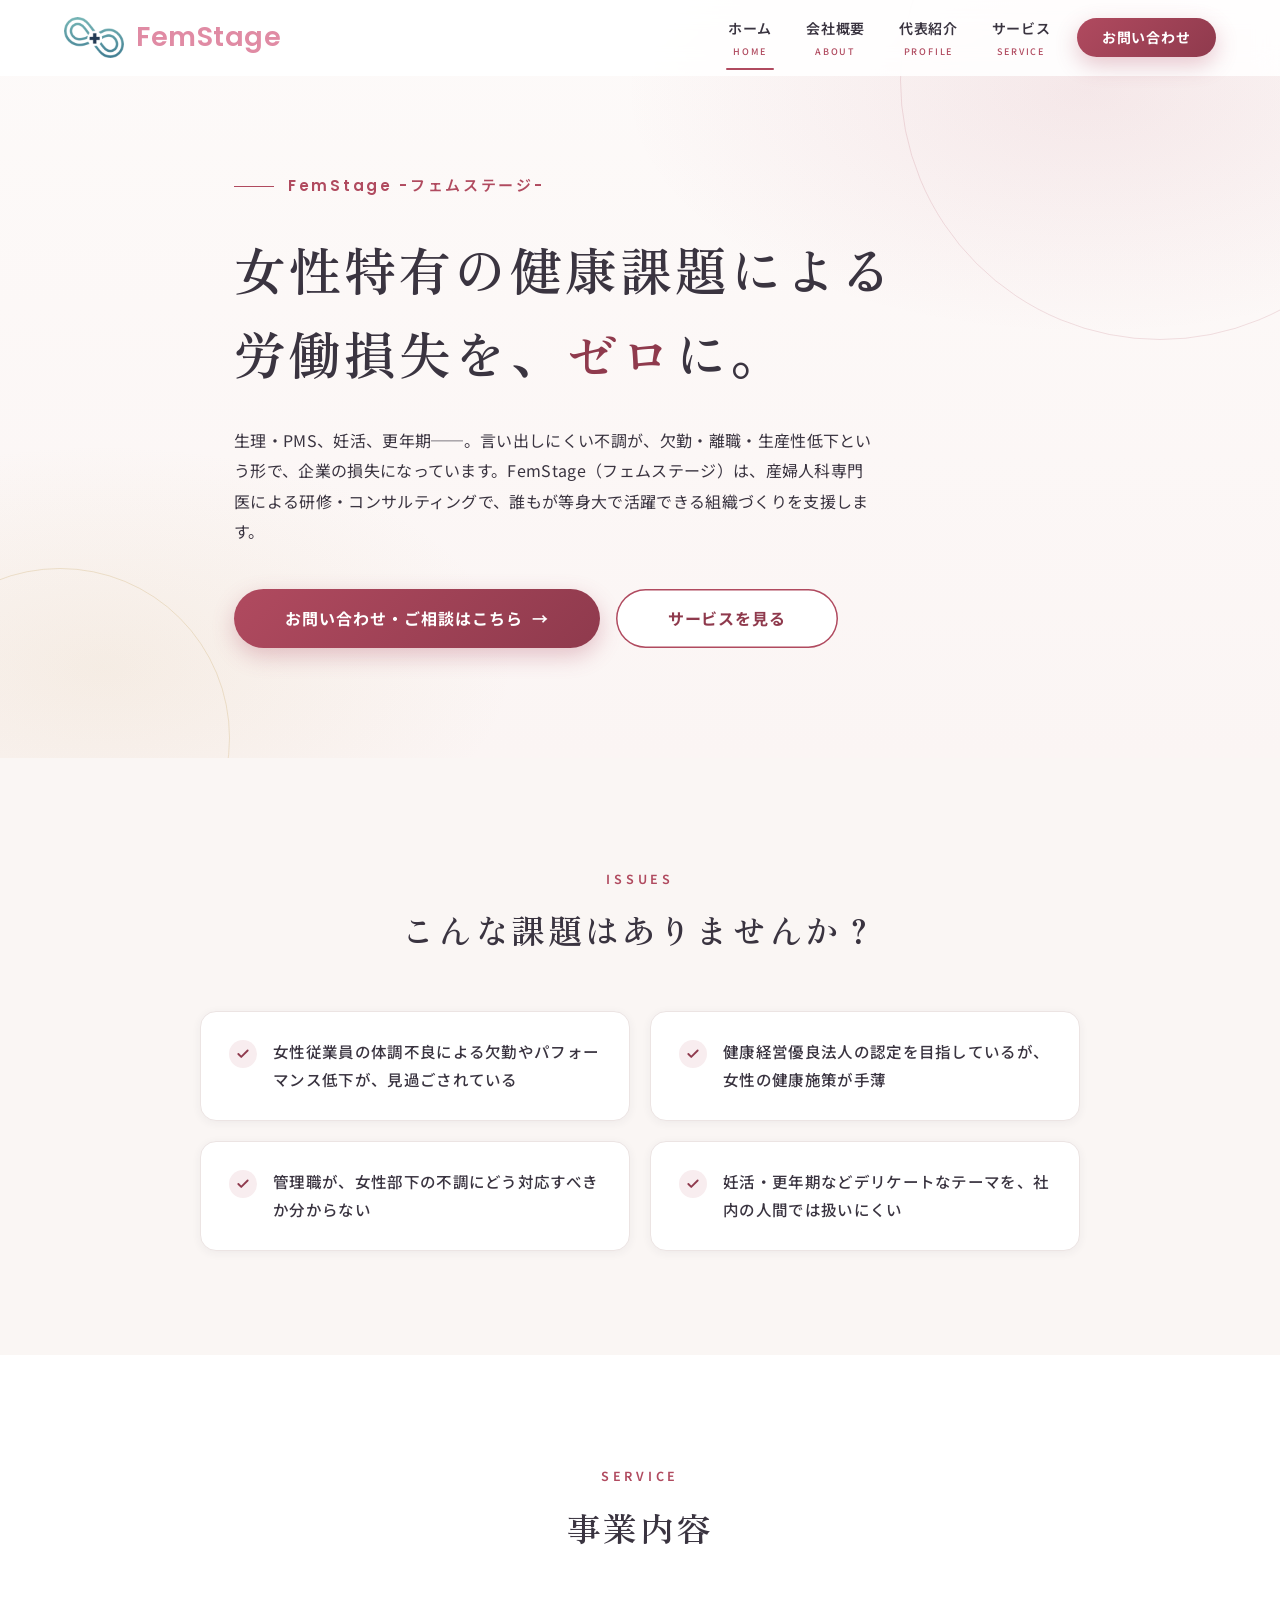
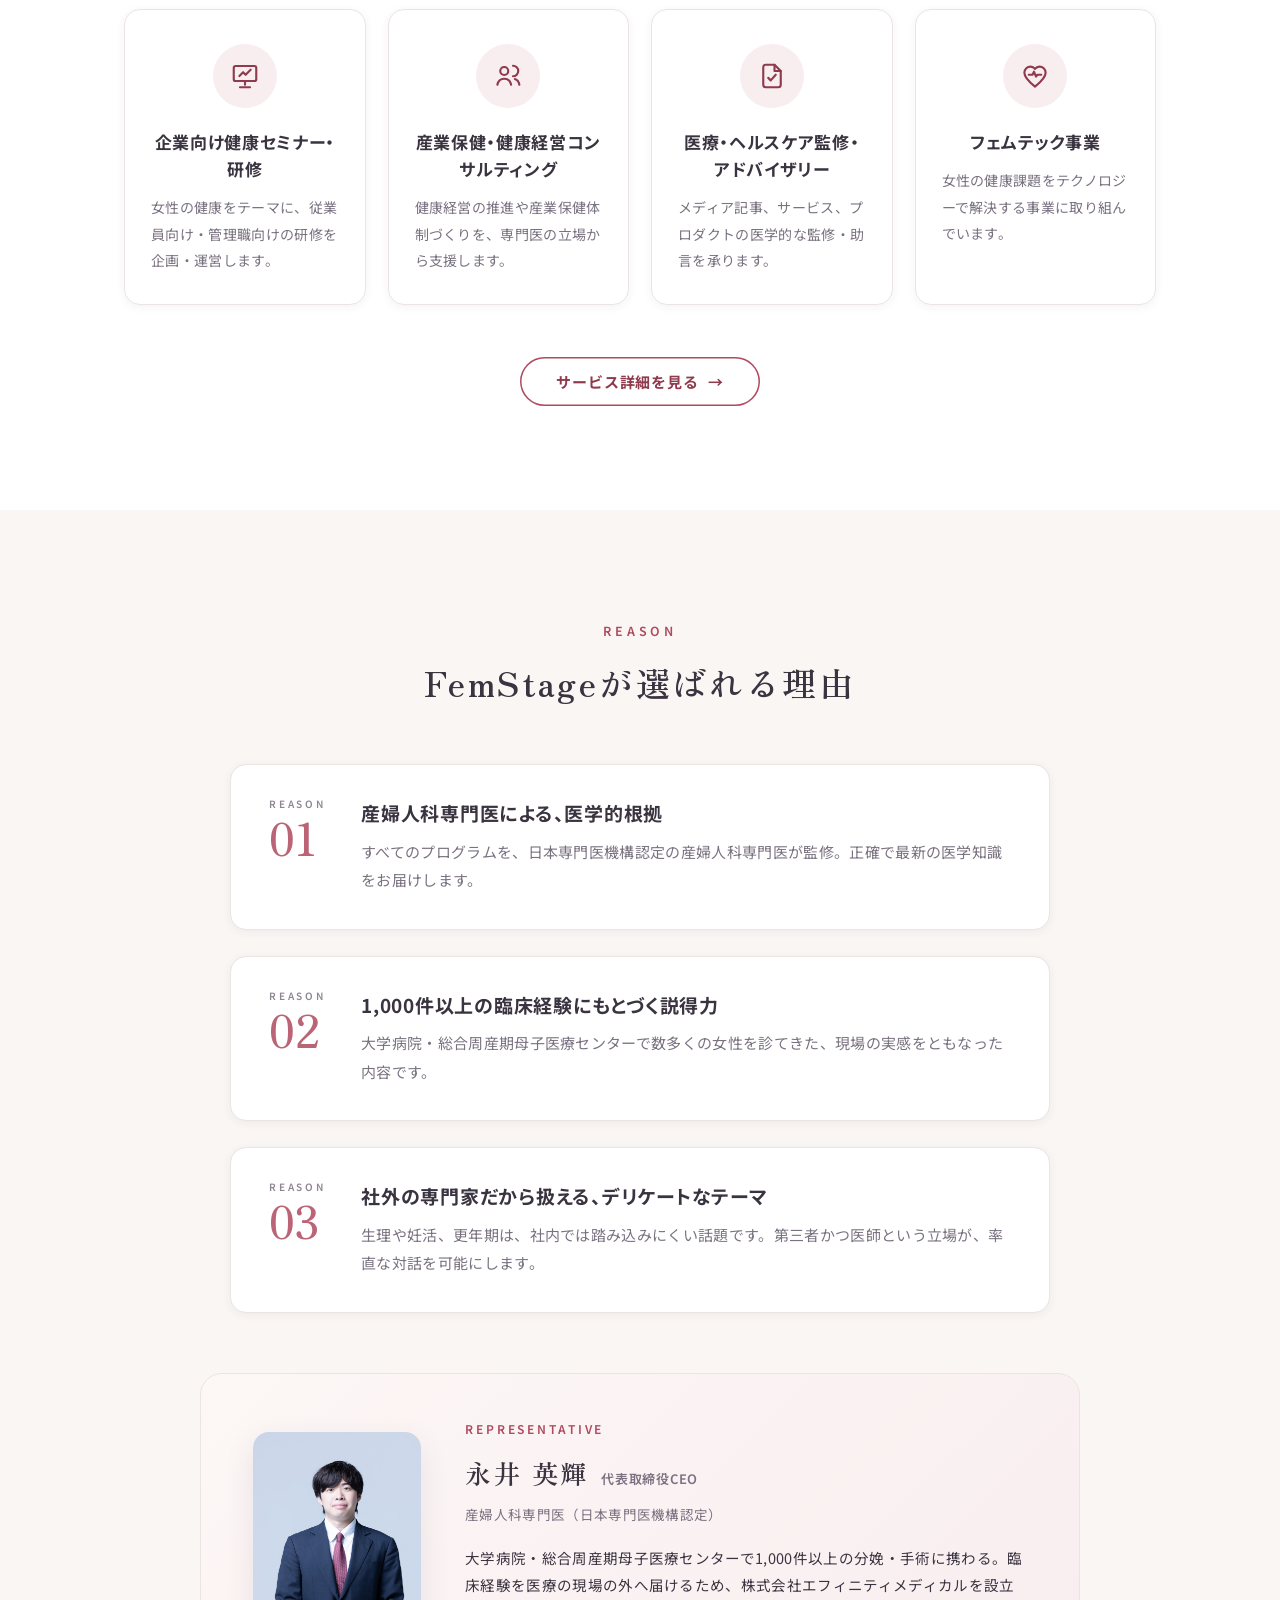
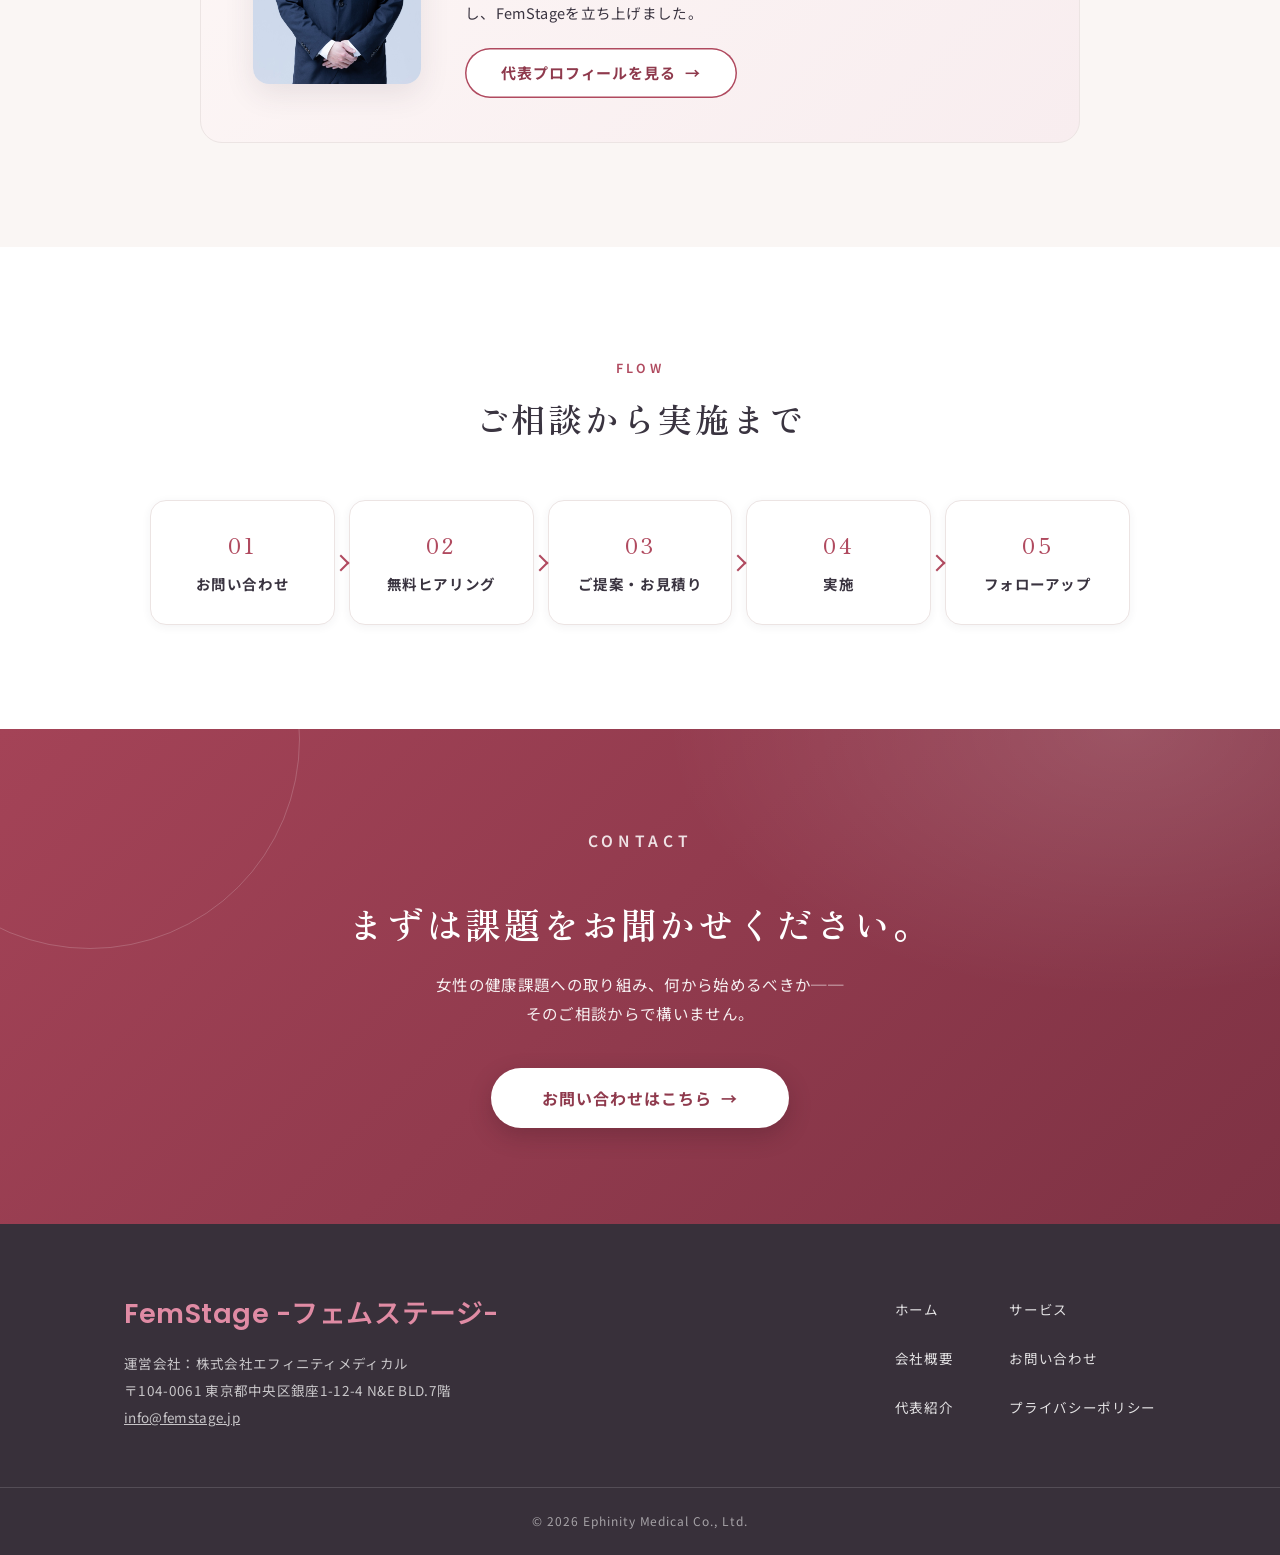
<file: index.html>
<!DOCTYPE html>
<html lang="ja">
<head>
  <meta charset="UTF-8">
  <meta name="viewport" content="width=device-width, initial-scale=1.0">
  <title>FemStage｜女性特有の健康課題による労働損失を、ゼロに。</title>
  <meta name="description" content="株式会社エフィニティメディカルのサービスブランド「FemStage（フェムステージ）」。産婦人科専門医による企業向け健康セミナー・研修、産業保健・健康経営コンサルティング、医療監修、フェムテック事業を通じて、女性特有の健康課題による労働損失ゼロを目指します。">
  <meta property="og:type" content="website">
  <meta property="og:site_name" content="FemStage">
  <meta property="og:title" content="FemStage｜女性特有の健康課題による労働損失を、ゼロに。">
  <meta property="og:description" content="産婦人科専門医による研修・コンサルティングで、誰もが等身大で活躍できる組織づくりを支援します。">
  <meta property="og:locale" content="ja_JP">
  <link rel="canonical" href="https://femstage.jp/">
  <link rel="icon" type="image/png" href="img/favicon.png?v=3">
  <link rel="preconnect" href="https://fonts.googleapis.com">
  <link rel="preconnect" href="https://fonts.gstatic.com" crossorigin>
  <link href="https://fonts.googleapis.com/css2?family=Noto+Sans+JP:wght@400;500;600;700&family=Poppins:wght@500;600;700&family=Zen+Old+Mincho:wght@500;600;700&display=swap" rel="stylesheet">
  <link rel="stylesheet" href="css/style.css?v=20261013-1">
  <!-- Google Analytics (GA4) -->
  <script async src="https://www.googletagmanager.com/gtag/js?id=G-NWV84E2TS8"></script>
  <script>
    window.dataLayer = window.dataLayer || [];
    function gtag(){dataLayer.push(arguments);}
    gtag('js', new Date());
    gtag('config', 'G-NWV84E2TS8');
  </script>
</head>
<body>

  <header class="site-header">
    <div class="header-inner">
      <a class="brand" href="index.html">
        <img class="brand-mark" src="img/logo-mark.png" alt="" width="60" height="40">
        <span class="brand-text">
          <span class="brand-ja">FemStage</span>
        </span>
      </a>

      <nav class="global-nav" id="global-nav" aria-label="グローバルナビゲーション">
        <ul>
          <li><a href="index.html" class="is-current">ホーム<small>HOME</small></a></li>
          <li><a href="about.html">会社概要<small>ABOUT</small></a></li>
          <li><a href="profile.html">代表紹介<small>PROFILE</small></a></li>
          <li><a href="service.html">サービス<small>SERVICE</small></a></li>
          <li class="nav-contact"><a href="contact.html">お問い合わせ<small>CONTACT</small></a></li>
        </ul>
      </nav>

      <a class="btn btn--primary header-cta" href="contact.html">お問い合わせ</a>

      <button class="nav-toggle" type="button" aria-expanded="false" aria-controls="global-nav" aria-label="メニューを開く">
        <span></span><span></span><span></span>
      </button>
    </div>
  </header>

  <main>
    <!-- ========== Hero ========== -->
    <section class="hero">
      <div class="container hero-inner">
        <p class="hero-kicker">FemStage -フェムステージ-</p>
        <h1 class="hero-title"><span class="phrase">女性特有の</span><span class="phrase">健康課題による</span><br><span class="phrase">労働損失を、</span><span class="phrase"><em>ゼロ</em>に。</span></h1>
        <p class="hero-lead">生理・PMS、妊活、更年期──。言い出しにくい不調が、欠勤・離職・生産性低下という形で、企業の損失になっています。FemStage（フェムステージ）は、産婦人科専門医による研修・コンサルティングで、誰もが等身大で活躍できる組織づくりを支援します。</p>
        <div class="hero-actions">
          <a class="btn btn--primary btn--large" href="contact.html">お問い合わせ・ご相談はこちら<span class="btn-arrow">→</span></a>
          <a class="btn btn--ghost btn--large" href="service.html">サービスを見る</a>
        </div>
      </div>
    </section>

    <!-- ========== Issues ========== -->
    <section class="section section--warm">
      <div class="container">
        <div class="section-head reveal">
          <p class="section-kicker">ISSUES</p>
          <h2 class="section-title">こんな課題はありませんか？</h2>
        </div>
        <div class="issue-grid">
          <div class="issue-card reveal">
            <span class="check" aria-hidden="true">
              <svg width="14" height="14" viewBox="0 0 24 24" fill="none" stroke="currentColor" stroke-width="3.2" stroke-linecap="round" stroke-linejoin="round"><path d="M20 6 9 17l-5-5"/></svg>
            </span>
            <p>女性従業員の体調不良による欠勤やパフォーマンス低下が、見過ごされている</p>
          </div>
          <div class="issue-card reveal">
            <span class="check" aria-hidden="true">
              <svg width="14" height="14" viewBox="0 0 24 24" fill="none" stroke="currentColor" stroke-width="3.2" stroke-linecap="round" stroke-linejoin="round"><path d="M20 6 9 17l-5-5"/></svg>
            </span>
            <p>健康経営優良法人の認定を目指しているが、女性の健康施策が手薄</p>
          </div>
          <div class="issue-card reveal">
            <span class="check" aria-hidden="true">
              <svg width="14" height="14" viewBox="0 0 24 24" fill="none" stroke="currentColor" stroke-width="3.2" stroke-linecap="round" stroke-linejoin="round"><path d="M20 6 9 17l-5-5"/></svg>
            </span>
            <p>管理職が、女性部下の不調にどう対応すべきか分からない</p>
          </div>
          <div class="issue-card reveal">
            <span class="check" aria-hidden="true">
              <svg width="14" height="14" viewBox="0 0 24 24" fill="none" stroke="currentColor" stroke-width="3.2" stroke-linecap="round" stroke-linejoin="round"><path d="M20 6 9 17l-5-5"/></svg>
            </span>
            <p>妊活・更年期などデリケートなテーマを、社内の人間では扱いにくい</p>
          </div>
        </div>
      </div>
    </section>

    <!-- ========== Services ========== -->
    <section class="section">
      <div class="container">
        <div class="section-head reveal">
          <p class="section-kicker">SERVICE</p>
          <h2 class="section-title">事業内容</h2>
        </div>
        <div class="service-grid">
          <article class="service-card reveal">
            <div class="service-icon" aria-hidden="true">
              <svg width="30" height="30" viewBox="0 0 24 24" fill="none" stroke="currentColor" stroke-width="1.7" stroke-linecap="round" stroke-linejoin="round"><rect x="3" y="4" width="18" height="12" rx="1.5"/><path d="M12 16v3"/><path d="M8 21h8"/><path d="M7.5 12l3-3 2 2 4-4"/></svg>
            </div>
            <h3>企業向け健康セミナー・研修</h3>
            <p>女性の健康をテーマに、従業員向け・管理職向けの研修を企画・運営します。</p>
          </article>
          <article class="service-card reveal">
            <div class="service-icon" aria-hidden="true">
              <svg width="30" height="30" viewBox="0 0 24 24" fill="none" stroke="currentColor" stroke-width="1.7" stroke-linecap="round" stroke-linejoin="round"><circle cx="9" cy="8" r="3.2"/><path d="M3.5 19c.6-3 2.8-4.8 5.5-4.8S13.9 16 14.5 19"/><path d="M16 3.8a3.2 3.2 0 0 1 0 8.4"/><path d="M17.5 14.4c1.9.6 3.2 2.2 3.6 4.6"/></svg>
            </div>
            <h3>産業保健・健康経営コンサルティング</h3>
            <p>健康経営の推進や産業保健体制づくりを、専門医の立場から支援します。</p>
          </article>
          <article class="service-card reveal">
            <div class="service-icon" aria-hidden="true">
              <svg width="30" height="30" viewBox="0 0 24 24" fill="none" stroke="currentColor" stroke-width="1.7" stroke-linecap="round" stroke-linejoin="round"><path d="M14 3H7a2 2 0 0 0-2 2v14a2 2 0 0 0 2 2h10a2 2 0 0 0 2-2V8z"/><path d="M14 3v5h5"/><path d="M9 13.5l2 2 4-4.5"/></svg>
            </div>
            <h3>医療・ヘルスケア監修・アドバイザリー</h3>
            <p>メディア記事、サービス、プロダクトの医学的な監修・助言を承ります。</p>
          </article>
          <article class="service-card reveal">
            <div class="service-icon" aria-hidden="true">
              <svg width="30" height="30" viewBox="0 0 24 24" fill="none" stroke="currentColor" stroke-width="1.7" stroke-linecap="round" stroke-linejoin="round"><path d="M12 20.5C7 16.5 3.5 13.2 3.5 9.4 3.5 6.4 5.9 4.5 8.4 4.5c1.5 0 2.8.7 3.6 1.8.8-1.1 2.1-1.8 3.6-1.8 2.5 0 4.9 1.9 4.9 4.9 0 3.8-3.5 7.1-8.5 11.1z"/><path d="M7 11h3l1.2-2.5 1.6 4 1.2-1.5H17"/></svg>
            </div>
            <h3>フェムテック事業</h3>
            <p>女性の健康課題をテクノロジーで解決する事業に取り組んでいます。</p>
          </article>
        </div>
        <div class="section-foot reveal">
          <a class="btn btn--ghost" href="service.html">サービス詳細を見る<span class="btn-arrow">→</span></a>
        </div>
      </div>
    </section>

    <!-- ========== Reasons + CEO summary ========== -->
    <section class="section section--warm">
      <div class="container">
        <div class="section-head reveal">
          <p class="section-kicker">REASON</p>
          <h2 class="section-title">FemStageが選ばれる理由</h2>
        </div>
        <div class="reason-list">
          <div class="reason-item reveal">
            <div class="reason-num"><small>REASON</small>01</div>
            <div class="reason-body">
              <h3>産婦人科専門医による、医学的根拠</h3>
              <p>すべてのプログラムを、日本専門医機構認定の産婦人科専門医が監修。正確で最新の医学知識をお届けします。</p>
            </div>
          </div>
          <div class="reason-item reveal">
            <div class="reason-num"><small>REASON</small>02</div>
            <div class="reason-body">
              <h3>1,000件以上の臨床経験にもとづく説得力</h3>
              <p>大学病院・総合周産期母子医療センターで数多くの女性を診てきた、現場の実感をともなった内容です。</p>
            </div>
          </div>
          <div class="reason-item reveal">
            <div class="reason-num"><small>REASON</small>03</div>
            <div class="reason-body">
              <h3>社外の専門家だから扱える、デリケートなテーマ</h3>
              <p>生理や妊活、更年期は、社内では踏み込みにくい話題です。第三者かつ医師という立場が、率直な対話を可能にします。</p>
            </div>
          </div>
        </div>

        <div class="ceo-banner reveal">
          <div class="ceo-banner__photo">
            <img src="img/ceo.jpg" alt="代表取締役CEO 永井英輝" width="168" height="252">
          </div>
          <div class="ceo-banner__body">
            <p class="ceo-banner__label">REPRESENTATIVE</p>
            <p class="ceo-banner__name">永井 英輝<span>代表取締役CEO</span></p>
            <p class="ceo-banner__title">産婦人科専門医（日本専門医機構認定）</p>
            <p class="ceo-banner__text">大学病院・総合周産期母子医療センターで1,000件以上の分娩・手術に携わる。臨床経験を医療の現場の外へ届けるため、株式会社エフィニティメディカルを設立し、FemStageを立ち上げました。</p>
            <a class="btn btn--ghost" href="profile.html">代表プロフィールを見る<span class="btn-arrow">→</span></a>
          </div>
        </div>
      </div>
    </section>

    <!-- ========== Flow ========== -->
    <section class="section">
      <div class="container">
        <div class="section-head reveal">
          <p class="section-kicker">FLOW</p>
          <h2 class="section-title">ご相談から実施まで</h2>
        </div>
        <ol class="flow reveal">
          <li><span class="flow-num"></span><span class="flow-label">お問い合わせ</span></li>
          <li><span class="flow-num"></span><span class="flow-label">無料ヒアリング</span></li>
          <li><span class="flow-num"></span><span class="flow-label">ご提案・お見積り</span></li>
          <li><span class="flow-num"></span><span class="flow-label">実施</span></li>
          <li><span class="flow-num"></span><span class="flow-label">フォローアップ</span></li>
        </ol>
      </div>
    </section>

    <!-- ========== CTA ========== -->
    <section class="cta-band">
      <div class="container reveal">
        <p class="section-kicker">CONTACT</p>
        <h2>まずは課題をお聞かせください。</h2>
        <p>女性の健康課題への取り組み、何から始めるべきか──<br>そのご相談からで構いません。</p>
        <a class="btn btn--light btn--large" href="contact.html">お問い合わせはこちら<span class="btn-arrow">→</span></a>
      </div>
    </section>
  </main>

  <footer class="site-footer">
    <div class="container">
      <div class="footer-inner">
        <div class="footer-brand">
          <span class="brand-text">
            <span class="brand-ja">FemStage -フェムステージ-</span>
          </span>
          <address class="footer-address">
            運営会社：株式会社エフィニティメディカル<br>
            〒104-0061 東京都中央区銀座1-12-4 N&amp;E BLD.7階<br>
            <a href="mailto:info@femstage.jp">info@femstage.jp</a>
          </address>
        </div>
        <nav class="footer-nav" aria-label="フッターナビゲーション">
          <ul>
            <li><a href="index.html">ホーム</a></li>
            <li><a href="about.html">会社概要</a></li>
            <li><a href="profile.html">代表紹介</a></li>
          </ul>
          <ul>
            <li><a href="service.html">サービス</a></li>
            <li><a href="contact.html">お問い合わせ</a></li>
            <li><a href="privacy.html">プライバシーポリシー</a></li>
          </ul>
        </nav>
      </div>
    </div>
    <div class="footer-bottom">© 2026 Ephinity Medical Co., Ltd.</div>
  </footer>

  <script src="js/main.js?v=2"></script>
</body>
</html>
</file>
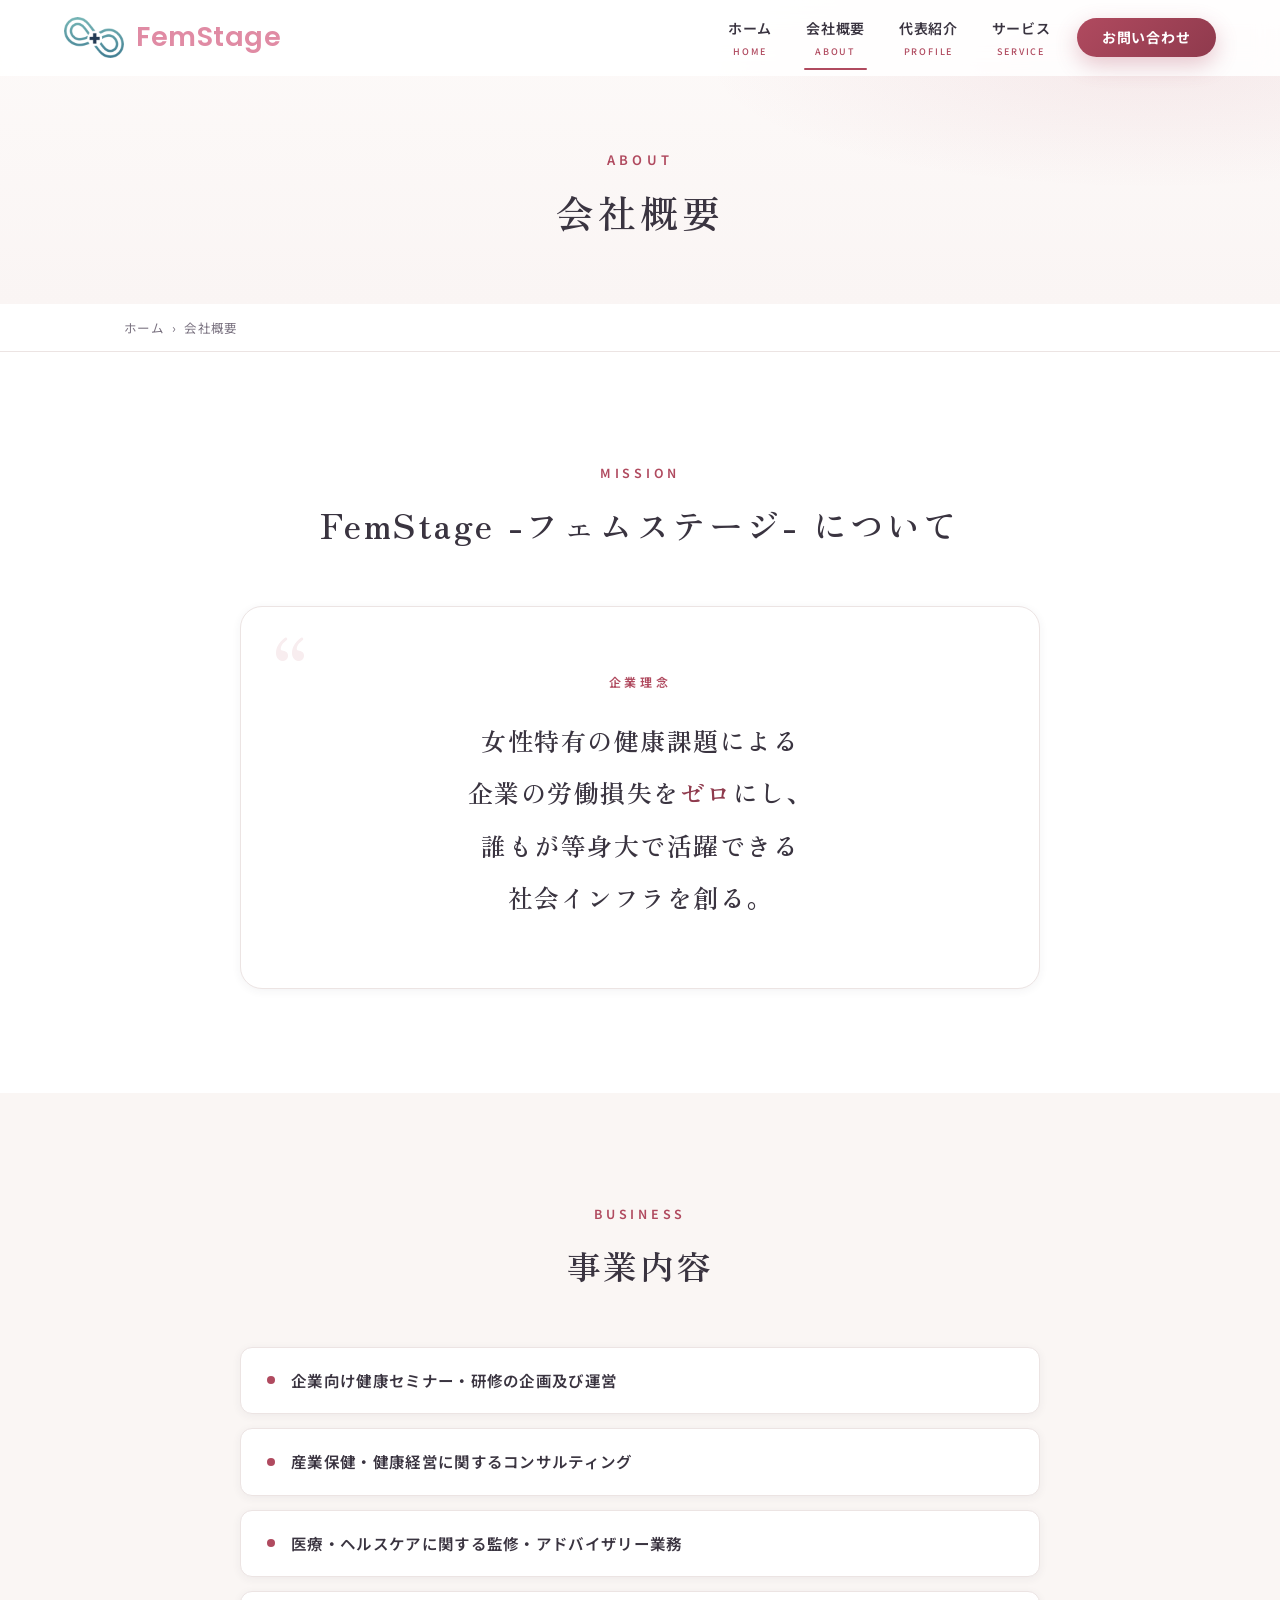
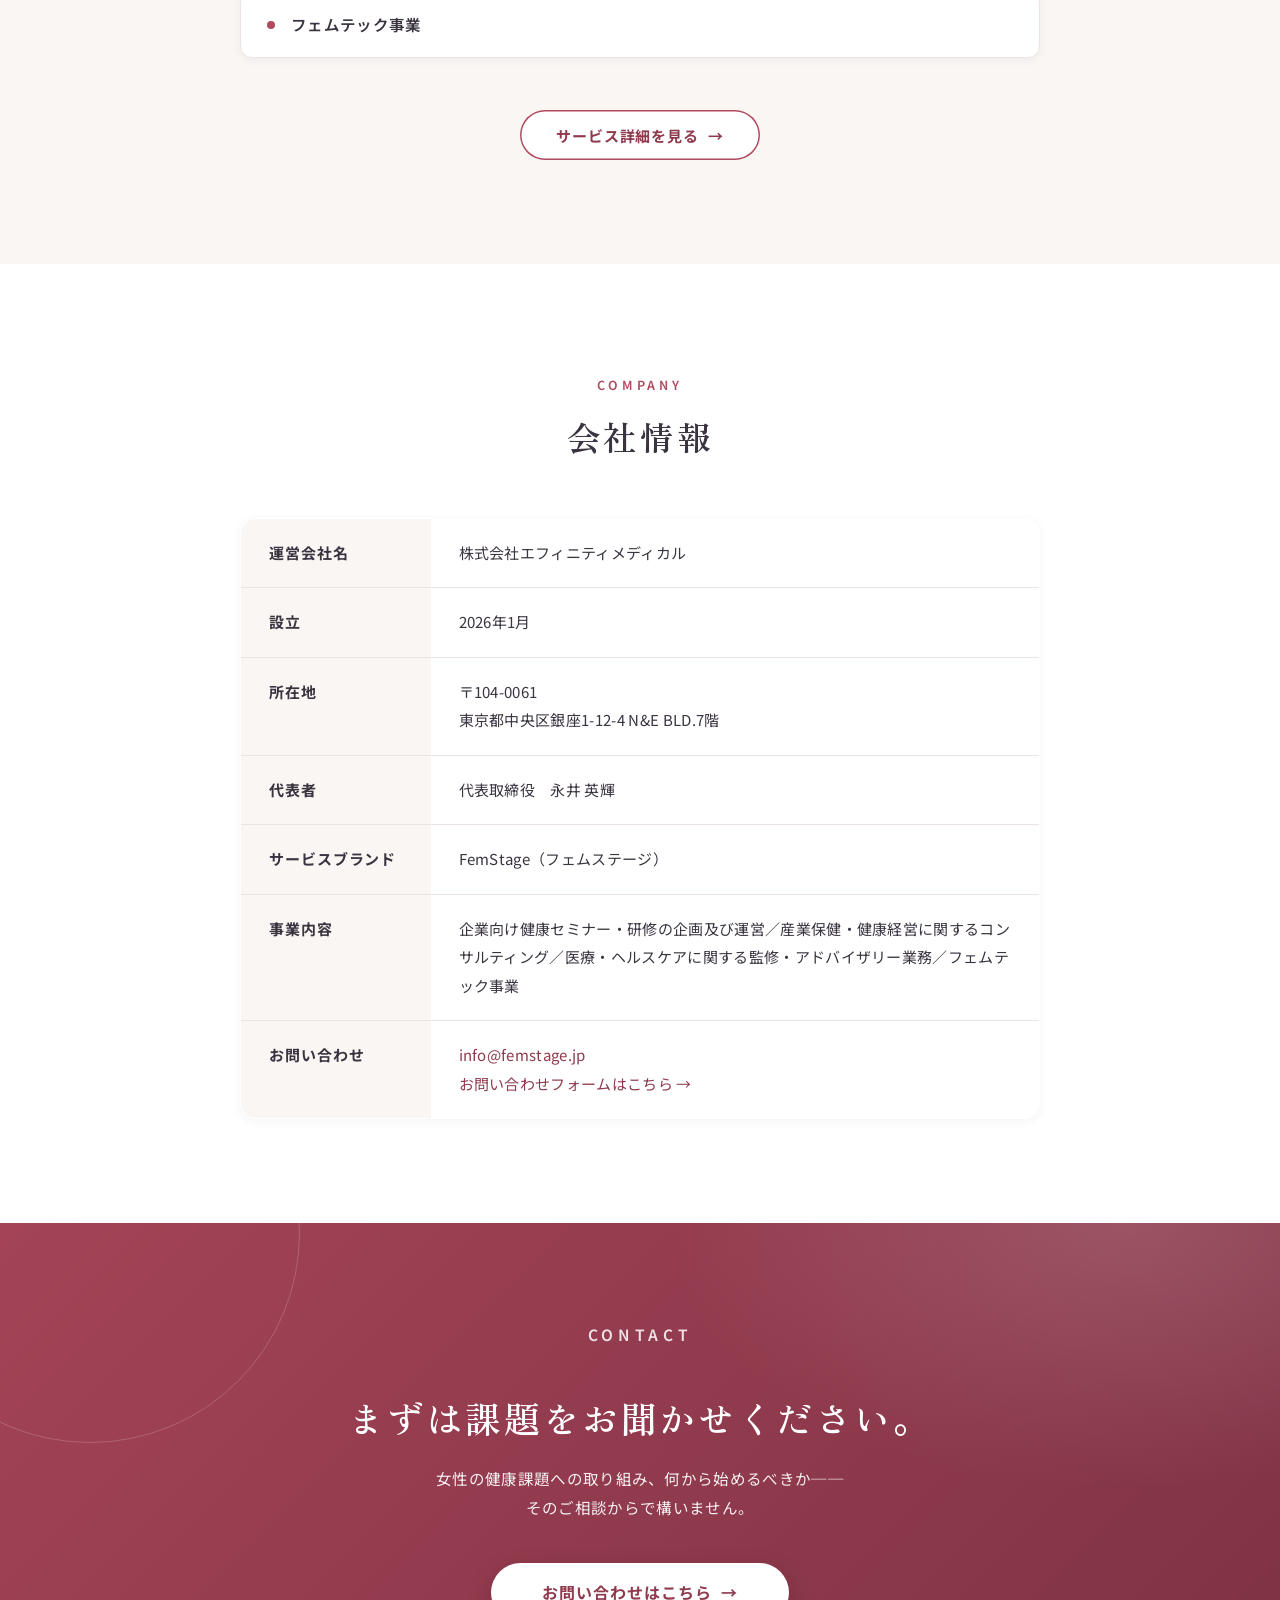
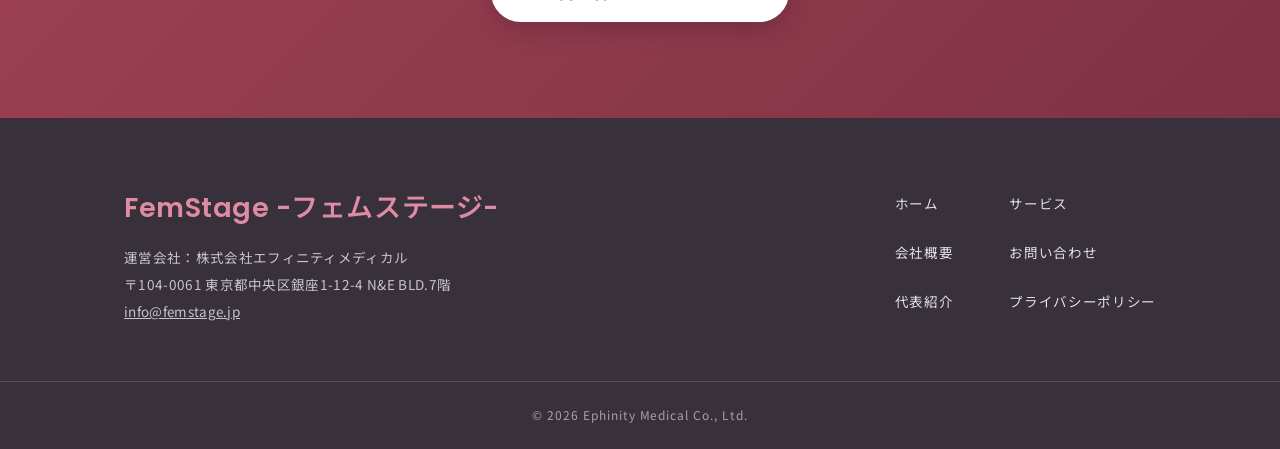
<file: about.html>
<!DOCTYPE html>
<html lang="ja">
<head>
  <meta charset="UTF-8">
  <meta name="viewport" content="width=device-width, initial-scale=1.0">
  <title>会社概要｜FemStage</title>
  <meta name="description" content="株式会社エフィニティメディカルの会社概要。企業理念「女性特有の健康課題による企業の労働損失をゼロにし、誰もが等身大で活躍できる社会インフラを創る。」のもと事業を展開しています。">
  <meta property="og:type" content="website">
  <meta property="og:site_name" content="FemStage">
  <meta property="og:title" content="会社概要｜FemStage">
  <meta property="og:locale" content="ja_JP">
  <link rel="canonical" href="https://femstage.jp/about.html">
  <link rel="icon" type="image/png" href="img/favicon.png?v=3">
  <link rel="preconnect" href="https://fonts.googleapis.com">
  <link rel="preconnect" href="https://fonts.gstatic.com" crossorigin>
  <link href="https://fonts.googleapis.com/css2?family=Noto+Sans+JP:wght@400;500;600;700&family=Poppins:wght@500;600;700&family=Zen+Old+Mincho:wght@500;600;700&display=swap" rel="stylesheet">
  <link rel="stylesheet" href="css/style.css?v=20261013-1">
  <!-- Google Analytics (GA4) -->
  <script async src="https://www.googletagmanager.com/gtag/js?id=G-NWV84E2TS8"></script>
  <script>
    window.dataLayer = window.dataLayer || [];
    function gtag(){dataLayer.push(arguments);}
    gtag('js', new Date());
    gtag('config', 'G-NWV84E2TS8');
  </script>
</head>
<body>

  <header class="site-header">
    <div class="header-inner">
      <a class="brand" href="index.html">
        <img class="brand-mark" src="img/logo-mark.png" alt="" width="60" height="40">
        <span class="brand-text">
          <span class="brand-ja">FemStage</span>
        </span>
      </a>

      <nav class="global-nav" id="global-nav" aria-label="グローバルナビゲーション">
        <ul>
          <li><a href="index.html">ホーム<small>HOME</small></a></li>
          <li><a href="about.html" class="is-current">会社概要<small>ABOUT</small></a></li>
          <li><a href="profile.html">代表紹介<small>PROFILE</small></a></li>
          <li><a href="service.html">サービス<small>SERVICE</small></a></li>
          <li class="nav-contact"><a href="contact.html">お問い合わせ<small>CONTACT</small></a></li>
        </ul>
      </nav>

      <a class="btn btn--primary header-cta" href="contact.html">お問い合わせ</a>

      <button class="nav-toggle" type="button" aria-expanded="false" aria-controls="global-nav" aria-label="メニューを開く">
        <span></span><span></span><span></span>
      </button>
    </div>
  </header>

  <main>
    <section class="page-hero">
      <div class="container">
        <p class="page-hero__en">ABOUT</p>
        <h1 class="page-hero__ja">会社概要</h1>
      </div>
    </section>

    <nav class="breadcrumb" aria-label="パンくずリスト">
      <div class="container">
        <ol>
          <li><a href="index.html">ホーム</a></li>
          <li aria-current="page">会社概要</li>
        </ol>
      </div>
    </nav>

    <!-- ========== Mission ========== -->
    <section class="section">
      <div class="container">
        <div class="section-head reveal">
          <p class="section-kicker">MISSION</p>
          <h2 class="section-title">FemStage -フェムステージ- について</h2>
        </div>
        <div class="mission-box reveal">
          <p class="mission-label">企業理念</p>
          <p class="mission-text">女性特有の健康課題による<br>企業の労働損失を<em>ゼロ</em>にし、<br>誰もが等身大で活躍できる<br>社会インフラを創る。</p>
        </div>
      </div>
    </section>

    <!-- ========== Business ========== -->
    <section class="section section--warm">
      <div class="container">
        <div class="section-head reveal">
          <p class="section-kicker">BUSINESS</p>
          <h2 class="section-title">事業内容</h2>
        </div>
        <ul class="biz-list reveal">
          <li>企業向け健康セミナー・研修の企画及び運営</li>
          <li>産業保健・健康経営に関するコンサルティング</li>
          <li>医療・ヘルスケアに関する監修・アドバイザリー業務</li>
          <li>フェムテック事業</li>
        </ul>
        <div class="section-foot reveal">
          <a class="btn btn--ghost" href="service.html">サービス詳細を見る<span class="btn-arrow">→</span></a>
        </div>
      </div>
    </section>

    <!-- ========== Company table ========== -->
    <section class="section">
      <div class="container">
        <div class="section-head reveal">
          <p class="section-kicker">COMPANY</p>
          <h2 class="section-title">会社情報</h2>
        </div>
        <table class="company-table reveal">
          <tbody>
            <tr>
              <th>運営会社名</th>
              <td>株式会社エフィニティメディカル</td>
            </tr>
            <tr>
              <th>設立</th>
              <td>2026年1月</td>
            </tr>
            <tr>
              <th>所在地</th>
              <td>〒104-0061<br>東京都中央区銀座1-12-4 N&amp;E BLD.7階</td>
            </tr>
            <tr>
              <th>代表者</th>
              <td>代表取締役　永井 英輝</td>
            </tr>
            <tr>
              <th>サービスブランド</th>
              <td>FemStage（フェムステージ）</td>
            </tr>
            <tr>
              <th>事業内容</th>
              <td>企業向け健康セミナー・研修の企画及び運営／産業保健・健康経営に関するコンサルティング／医療・ヘルスケアに関する監修・アドバイザリー業務／フェムテック事業</td>
            </tr>
            <tr>
              <th>お問い合わせ</th>
              <td><a href="mailto:info@femstage.jp">info@femstage.jp</a><br><a href="contact.html">お問い合わせフォームはこちら →</a></td>
            </tr>
          </tbody>
        </table>
      </div>
    </section>

    <!-- ========== CTA ========== -->
    <section class="cta-band">
      <div class="container reveal">
        <p class="section-kicker">CONTACT</p>
        <h2>まずは課題をお聞かせください。</h2>
        <p>女性の健康課題への取り組み、何から始めるべきか──<br>そのご相談からで構いません。</p>
        <a class="btn btn--light btn--large" href="contact.html">お問い合わせはこちら<span class="btn-arrow">→</span></a>
      </div>
    </section>
  </main>

  <footer class="site-footer">
    <div class="container">
      <div class="footer-inner">
        <div class="footer-brand">
          <span class="brand-text">
            <span class="brand-ja">FemStage -フェムステージ-</span>
          </span>
          <address class="footer-address">
            運営会社：株式会社エフィニティメディカル<br>
            〒104-0061 東京都中央区銀座1-12-4 N&amp;E BLD.7階<br>
            <a href="mailto:info@femstage.jp">info@femstage.jp</a>
          </address>
        </div>
        <nav class="footer-nav" aria-label="フッターナビゲーション">
          <ul>
            <li><a href="index.html">ホーム</a></li>
            <li><a href="about.html">会社概要</a></li>
            <li><a href="profile.html">代表紹介</a></li>
          </ul>
          <ul>
            <li><a href="service.html">サービス</a></li>
            <li><a href="contact.html">お問い合わせ</a></li>
            <li><a href="privacy.html">プライバシーポリシー</a></li>
          </ul>
        </nav>
      </div>
    </div>
    <div class="footer-bottom">© 2026 Ephinity Medical Co., Ltd.</div>
  </footer>

  <script src="js/main.js?v=2"></script>
</body>
</html>
</file>
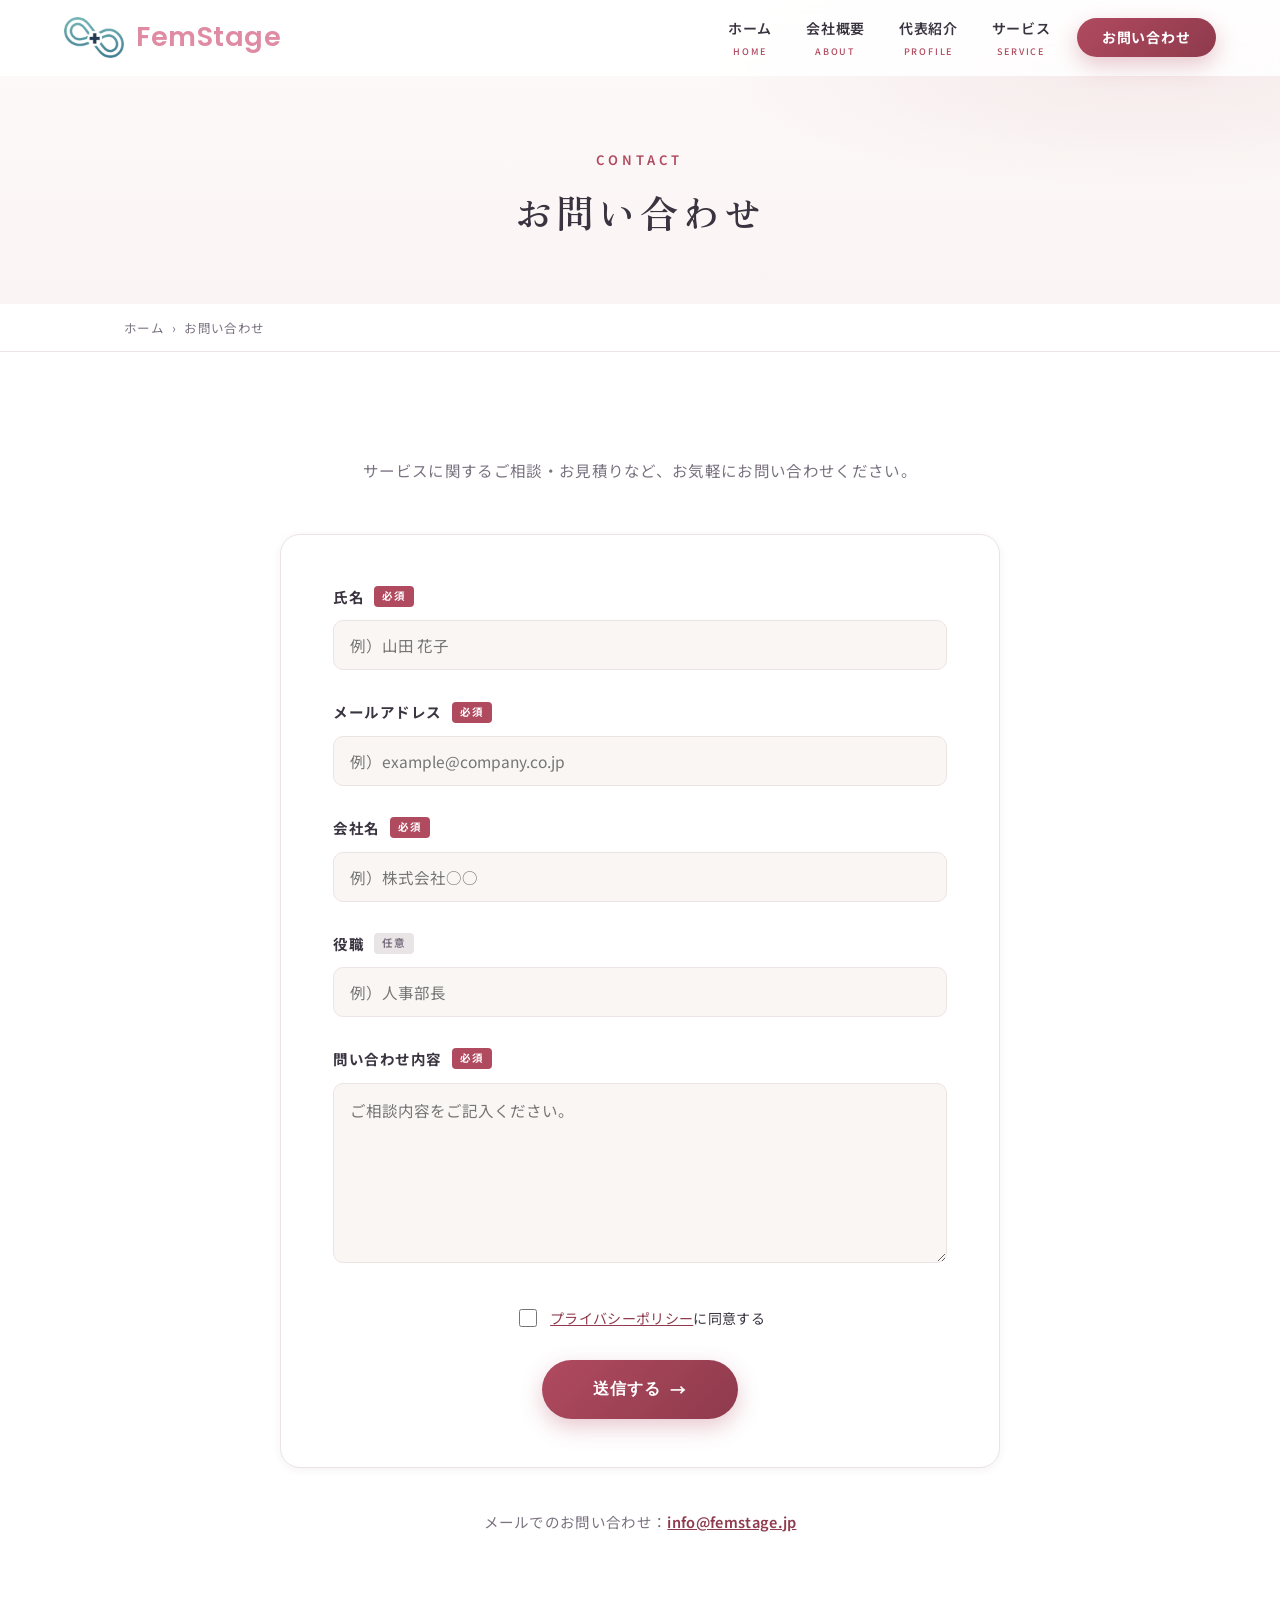
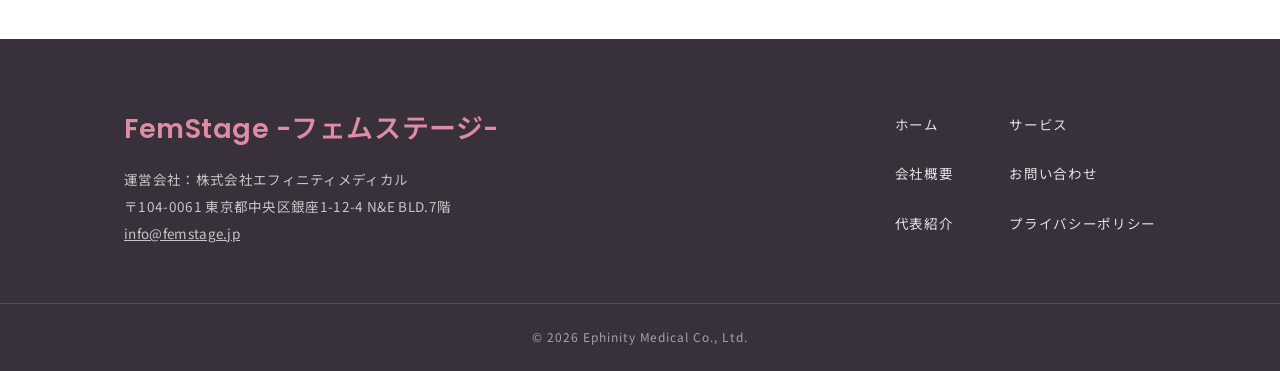
<file: contact.html>
<!DOCTYPE html>
<html lang="ja">
<head>
  <meta charset="UTF-8">
  <meta name="viewport" content="width=device-width, initial-scale=1.0">
  <title>お問い合わせ｜FemStage</title>
  <meta name="description" content="株式会社エフィニティメディカルへのお問い合わせ。企業向け健康セミナー・研修、健康経営コンサルティング、医療監修などのご相談・お見積りはこちらから。">
  <meta property="og:type" content="website">
  <meta property="og:site_name" content="FemStage">
  <meta property="og:title" content="お問い合わせ｜FemStage">
  <meta property="og:locale" content="ja_JP">
  <link rel="canonical" href="https://femstage.jp/contact.html">
  <link rel="icon" type="image/png" href="img/favicon.png?v=3">
  <link rel="preconnect" href="https://fonts.googleapis.com">
  <link rel="preconnect" href="https://fonts.gstatic.com" crossorigin>
  <link href="https://fonts.googleapis.com/css2?family=Noto+Sans+JP:wght@400;500;600;700&family=Poppins:wght@500;600;700&family=Zen+Old+Mincho:wght@500;600;700&display=swap" rel="stylesheet">
  <link rel="stylesheet" href="css/style.css?v=20261013-1">
  <!-- Google Analytics (GA4) -->
  <script async src="https://www.googletagmanager.com/gtag/js?id=G-NWV84E2TS8"></script>
  <script>
    window.dataLayer = window.dataLayer || [];
    function gtag(){dataLayer.push(arguments);}
    gtag('js', new Date());
    gtag('config', 'G-NWV84E2TS8');
  </script>
</head>
<body>

  <header class="site-header">
    <div class="header-inner">
      <a class="brand" href="index.html">
        <img class="brand-mark" src="img/logo-mark.png" alt="" width="60" height="40">
        <span class="brand-text">
          <span class="brand-ja">FemStage</span>
        </span>
      </a>

      <nav class="global-nav" id="global-nav" aria-label="グローバルナビゲーション">
        <ul>
          <li><a href="index.html">ホーム<small>HOME</small></a></li>
          <li><a href="about.html">会社概要<small>ABOUT</small></a></li>
          <li><a href="profile.html">代表紹介<small>PROFILE</small></a></li>
          <li><a href="service.html">サービス<small>SERVICE</small></a></li>
          <li class="nav-contact"><a href="contact.html" class="is-current">お問い合わせ<small>CONTACT</small></a></li>
        </ul>
      </nav>

      <a class="btn btn--primary header-cta" href="contact.html">お問い合わせ</a>

      <button class="nav-toggle" type="button" aria-expanded="false" aria-controls="global-nav" aria-label="メニューを開く">
        <span></span><span></span><span></span>
      </button>
    </div>
  </header>

  <main>
    <section class="page-hero">
      <div class="container">
        <p class="page-hero__en">CONTACT</p>
        <h1 class="page-hero__ja">お問い合わせ</h1>
      </div>
    </section>

    <nav class="breadcrumb" aria-label="パンくずリスト">
      <div class="container">
        <ol>
          <li><a href="index.html">ホーム</a></li>
          <li aria-current="page">お問い合わせ</li>
        </ol>
      </div>
    </nav>

    <section class="section">
      <div class="container">
        <div class="contact-wrap">
          <p class="contact-intro reveal">
            サービスに関するご相談・お見積りなど、お気軽にお問い合わせください。
          </p>

          <!-- 送信内容は Googleフォーム「FemStage お問い合わせ」へ転送されます（設定は js/main.js） -->
          <form class="contact-form reveal" id="contact-form" novalidate>
            <div class="form-row">
              <label class="form-label" for="name">氏名<span class="form-req">必須</span></label>
              <input class="form-control" type="text" id="name" name="氏名" autocomplete="name" placeholder="例）山田 花子" required>
            </div>

            <div class="form-row">
              <label class="form-label" for="email">メールアドレス<span class="form-req">必須</span></label>
              <input class="form-control" type="email" id="email" name="メールアドレス" autocomplete="email" placeholder="例）example@company.co.jp" required>
            </div>

            <div class="form-row">
              <label class="form-label" for="company">会社名<span class="form-req">必須</span></label>
              <input class="form-control" type="text" id="company" name="会社名" autocomplete="organization" placeholder="例）株式会社○○" required>
            </div>

            <div class="form-row">
              <label class="form-label" for="position">役職<span class="form-opt">任意</span></label>
              <input class="form-control" type="text" id="position" name="役職" autocomplete="organization-title" placeholder="例）人事部長">
            </div>

            <div class="form-row">
              <label class="form-label" for="message">問い合わせ内容<span class="form-req">必須</span></label>
              <textarea class="form-control" id="message" name="問い合わせ内容" placeholder="ご相談内容をご記入ください。" required></textarea>
            </div>

            <div class="form-consent">
              <input type="checkbox" id="consent" required>
              <label for="consent"><a href="privacy.html" target="_blank" rel="noopener">プライバシーポリシー</a>に同意する</label>
            </div>

            <div class="form-submit">
              <button class="btn btn--primary btn--large" type="submit">送信する<span class="btn-arrow">→</span></button>
            </div>

          </form>

          <p class="contact-alt">
            メールでのお問い合わせ：<a href="mailto:info@femstage.jp">info@femstage.jp</a>
          </p>
        </div>
      </div>
    </section>
  </main>

  <footer class="site-footer">
    <div class="container">
      <div class="footer-inner">
        <div class="footer-brand">
          <span class="brand-text">
            <span class="brand-ja">FemStage -フェムステージ-</span>
          </span>
          <address class="footer-address">
            運営会社：株式会社エフィニティメディカル<br>
            〒104-0061 東京都中央区銀座1-12-4 N&amp;E BLD.7階<br>
            <a href="mailto:info@femstage.jp">info@femstage.jp</a>
          </address>
        </div>
        <nav class="footer-nav" aria-label="フッターナビゲーション">
          <ul>
            <li><a href="index.html">ホーム</a></li>
            <li><a href="about.html">会社概要</a></li>
            <li><a href="profile.html">代表紹介</a></li>
          </ul>
          <ul>
            <li><a href="service.html">サービス</a></li>
            <li><a href="contact.html">お問い合わせ</a></li>
            <li><a href="privacy.html">プライバシーポリシー</a></li>
          </ul>
        </nav>
      </div>
    </div>
    <div class="footer-bottom">© 2026 Ephinity Medical Co., Ltd.</div>
  </footer>

  <script src="js/main.js?v=2"></script>
</body>
</html>
</file>
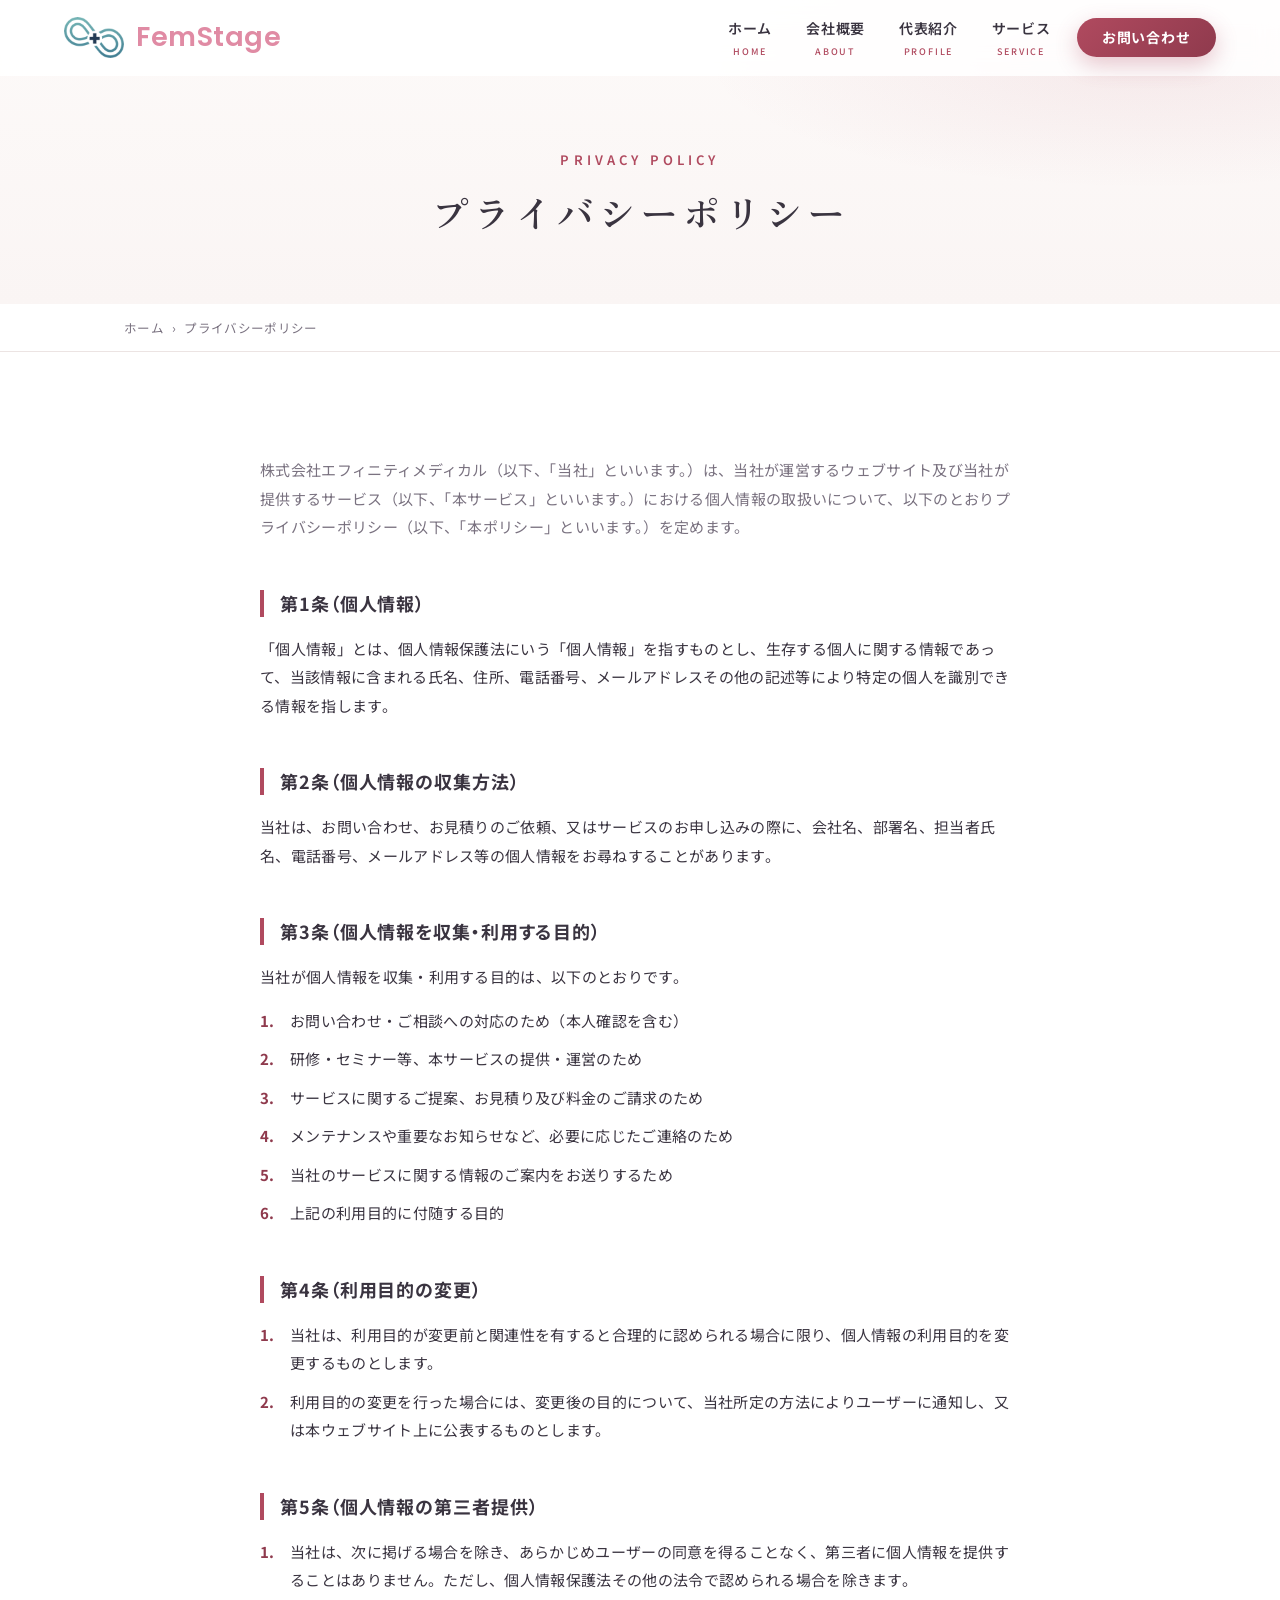
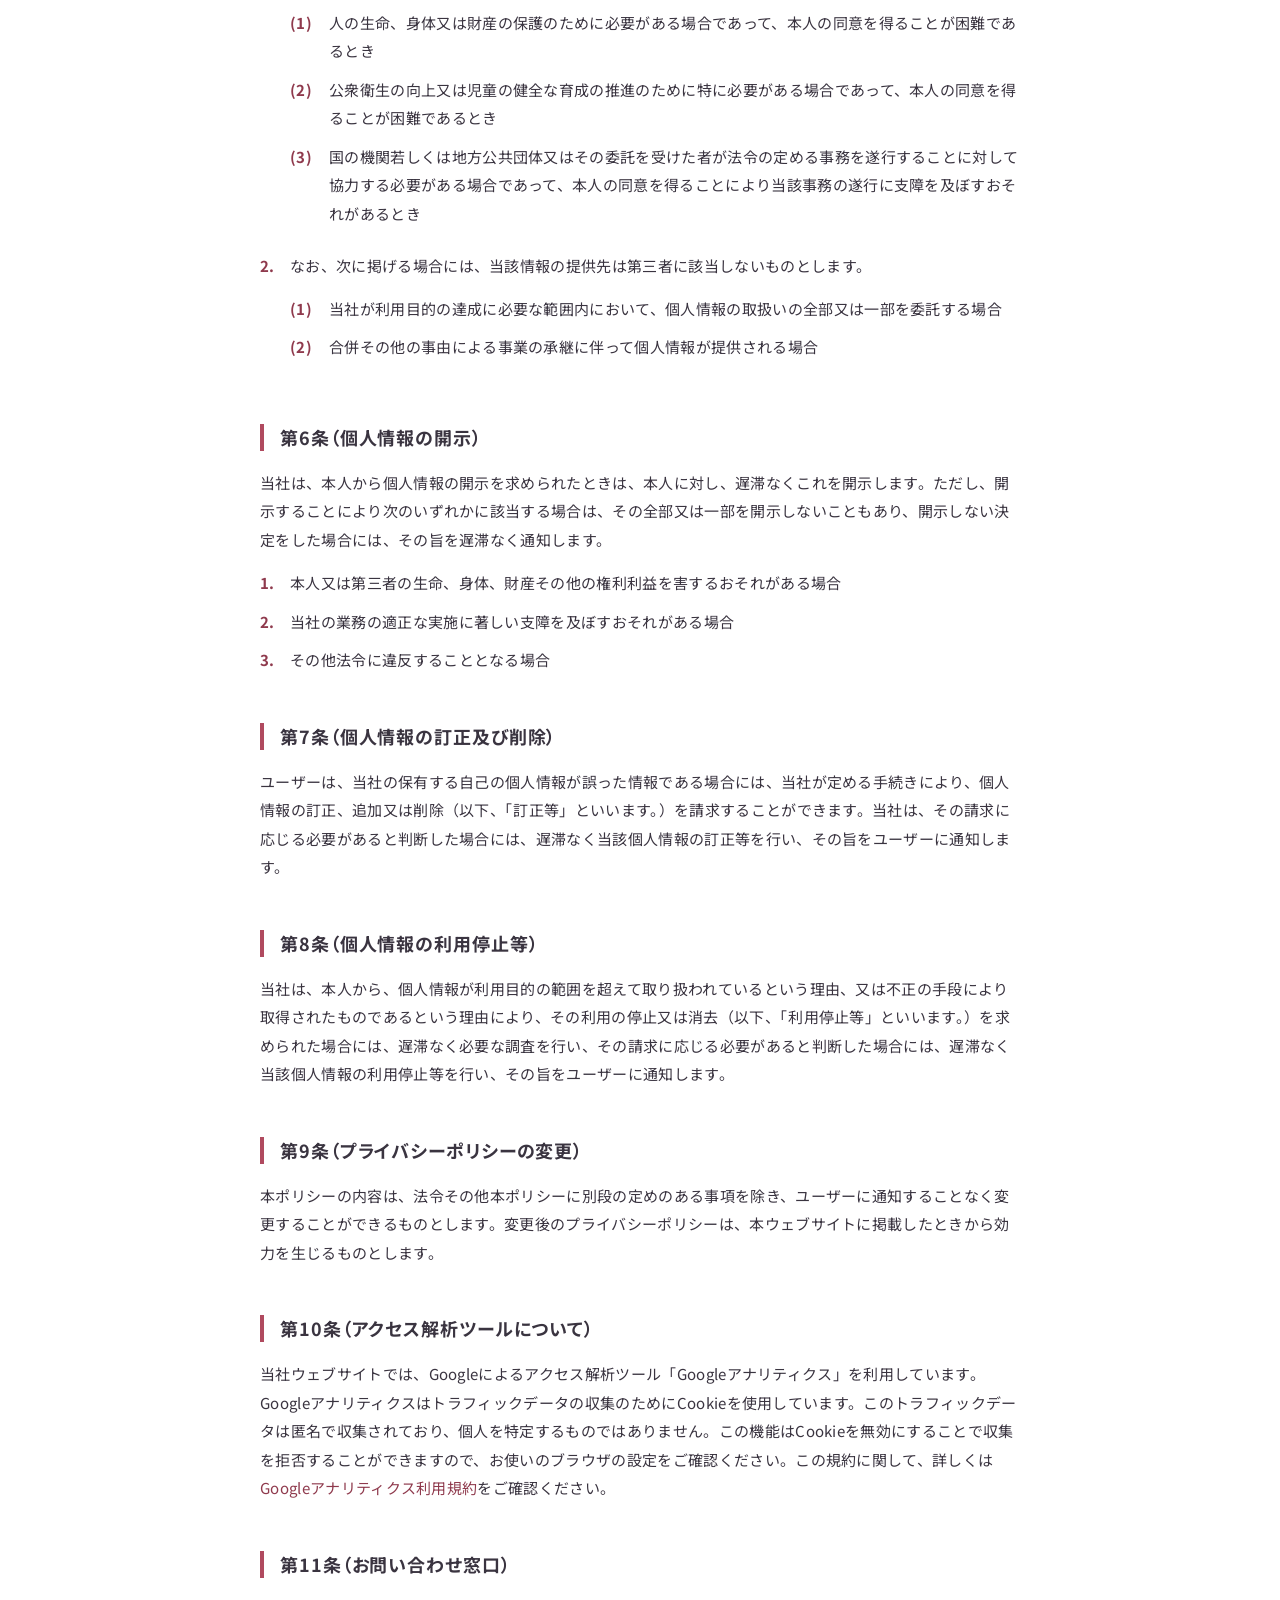
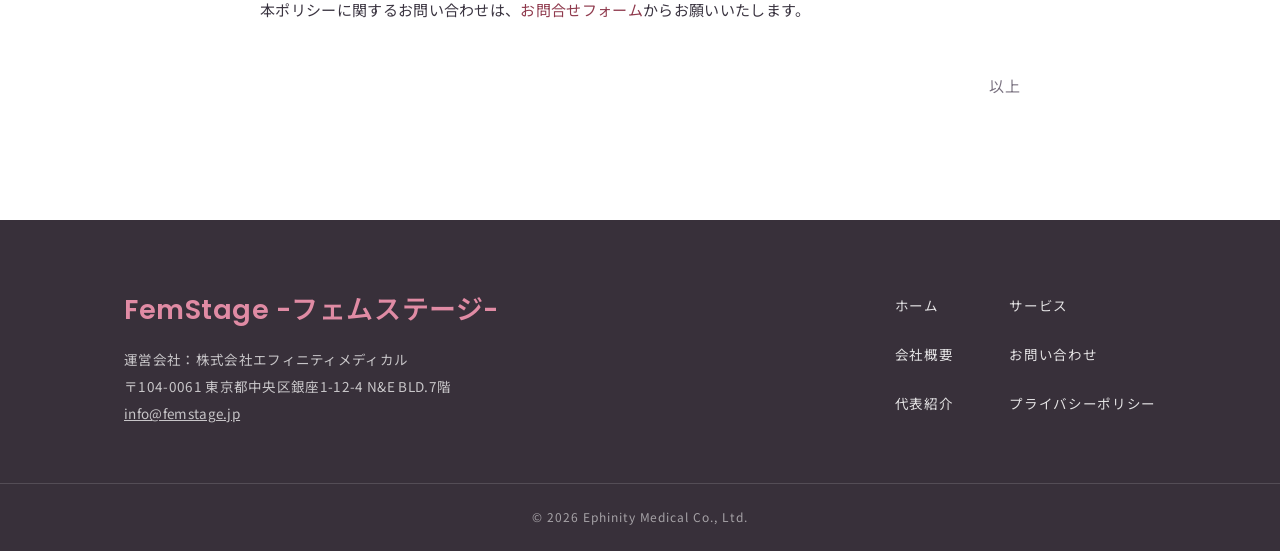
<file: privacy.html>
<!DOCTYPE html>
<html lang="ja">
<head>
  <meta charset="UTF-8">
  <meta name="viewport" content="width=device-width, initial-scale=1.0">
  <title>プライバシーポリシー｜FemStage</title>
  <meta name="description" content="株式会社エフィニティメディカルのプライバシーポリシー。当社ウェブサイト及びサービスにおける個人情報の取扱いについて定めています。">
  <meta property="og:type" content="website">
  <meta property="og:site_name" content="FemStage">
  <meta property="og:title" content="プライバシーポリシー｜FemStage">
  <meta property="og:locale" content="ja_JP">
  <link rel="canonical" href="https://femstage.jp/privacy.html">
  <link rel="icon" type="image/png" href="img/favicon.png?v=3">
  <link rel="preconnect" href="https://fonts.googleapis.com">
  <link rel="preconnect" href="https://fonts.gstatic.com" crossorigin>
  <link href="https://fonts.googleapis.com/css2?family=Noto+Sans+JP:wght@400;500;600;700&family=Poppins:wght@500;600;700&family=Zen+Old+Mincho:wght@500;600;700&display=swap" rel="stylesheet">
  <link rel="stylesheet" href="css/style.css?v=20261013-1">
  <!-- Google Analytics (GA4) -->
  <script async src="https://www.googletagmanager.com/gtag/js?id=G-NWV84E2TS8"></script>
  <script>
    window.dataLayer = window.dataLayer || [];
    function gtag(){dataLayer.push(arguments);}
    gtag('js', new Date());
    gtag('config', 'G-NWV84E2TS8');
  </script>
</head>
<body>

  <header class="site-header">
    <div class="header-inner">
      <a class="brand" href="index.html">
        <img class="brand-mark" src="img/logo-mark.png" alt="" width="60" height="40">
        <span class="brand-text">
          <span class="brand-ja">FemStage</span>
        </span>
      </a>

      <nav class="global-nav" id="global-nav" aria-label="グローバルナビゲーション">
        <ul>
          <li><a href="index.html">ホーム<small>HOME</small></a></li>
          <li><a href="about.html">会社概要<small>ABOUT</small></a></li>
          <li><a href="profile.html">代表紹介<small>PROFILE</small></a></li>
          <li><a href="service.html">サービス<small>SERVICE</small></a></li>
          <li class="nav-contact"><a href="contact.html">お問い合わせ<small>CONTACT</small></a></li>
        </ul>
      </nav>

      <a class="btn btn--primary header-cta" href="contact.html">お問い合わせ</a>

      <button class="nav-toggle" type="button" aria-expanded="false" aria-controls="global-nav" aria-label="メニューを開く">
        <span></span><span></span><span></span>
      </button>
    </div>
  </header>

  <main>
    <section class="page-hero">
      <div class="container">
        <p class="page-hero__en">PRIVACY POLICY</p>
        <h1 class="page-hero__ja">プライバシーポリシー</h1>
      </div>
    </section>

    <nav class="breadcrumb" aria-label="パンくずリスト">
      <div class="container">
        <ol>
          <li><a href="index.html">ホーム</a></li>
          <li aria-current="page">プライバシーポリシー</li>
        </ol>
      </div>
    </nav>

    <section class="section">
      <div class="container">
        <div class="policy">
          <p class="policy-intro">株式会社エフィニティメディカル（以下、「当社」といいます。）は、当社が運営するウェブサイト及び当社が提供するサービス（以下、「本サービス」といいます。）における個人情報の取扱いについて、以下のとおりプライバシーポリシー（以下、「本ポリシー」といいます。）を定めます。</p>

          <h2>第1条（個人情報）</h2>
          <p>「個人情報」とは、個人情報保護法にいう「個人情報」を指すものとし、生存する個人に関する情報であって、当該情報に含まれる氏名、住所、電話番号、メールアドレスその他の記述等により特定の個人を識別できる情報を指します。</p>

          <h2>第2条（個人情報の収集方法）</h2>
          <p>当社は、お問い合わせ、お見積りのご依頼、又はサービスのお申し込みの際に、会社名、部署名、担当者氏名、電話番号、メールアドレス等の個人情報をお尋ねすることがあります。</p>

          <h2>第3条（個人情報を収集・利用する目的）</h2>
          <p>当社が個人情報を収集・利用する目的は、以下のとおりです。</p>
          <ol class="num">
            <li>お問い合わせ・ご相談への対応のため（本人確認を含む）</li>
            <li>研修・セミナー等、本サービスの提供・運営のため</li>
            <li>サービスに関するご提案、お見積り及び料金のご請求のため</li>
            <li>メンテナンスや重要なお知らせなど、必要に応じたご連絡のため</li>
            <li>当社のサービスに関する情報のご案内をお送りするため</li>
            <li>上記の利用目的に付随する目的</li>
          </ol>

          <h2>第4条（利用目的の変更）</h2>
          <ol class="num">
            <li>当社は、利用目的が変更前と関連性を有すると合理的に認められる場合に限り、個人情報の利用目的を変更するものとします。</li>
            <li>利用目的の変更を行った場合には、変更後の目的について、当社所定の方法によりユーザーに通知し、又は本ウェブサイト上に公表するものとします。</li>
          </ol>

          <h2>第5条（個人情報の第三者提供）</h2>
          <ol class="num">
            <li>当社は、次に掲げる場合を除き、あらかじめユーザーの同意を得ることなく、第三者に個人情報を提供することはありません。ただし、個人情報保護法その他の法令で認められる場合を除きます。
              <ol class="paren">
                <li>人の生命、身体又は財産の保護のために必要がある場合であって、本人の同意を得ることが困難であるとき</li>
                <li>公衆衛生の向上又は児童の健全な育成の推進のために特に必要がある場合であって、本人の同意を得ることが困難であるとき</li>
                <li>国の機関若しくは地方公共団体又はその委託を受けた者が法令の定める事務を遂行することに対して協力する必要がある場合であって、本人の同意を得ることにより当該事務の遂行に支障を及ぼすおそれがあるとき</li>
              </ol>
            </li>
            <li>なお、次に掲げる場合には、当該情報の提供先は第三者に該当しないものとします。
              <ol class="paren">
                <li>当社が利用目的の達成に必要な範囲内において、個人情報の取扱いの全部又は一部を委託する場合</li>
                <li>合併その他の事由による事業の承継に伴って個人情報が提供される場合</li>
              </ol>
            </li>
          </ol>

          <h2>第6条（個人情報の開示）</h2>
          <p>当社は、本人から個人情報の開示を求められたときは、本人に対し、遅滞なくこれを開示します。ただし、開示することにより次のいずれかに該当する場合は、その全部又は一部を開示しないこともあり、開示しない決定をした場合には、その旨を遅滞なく通知します。</p>
          <ol class="num">
            <li>本人又は第三者の生命、身体、財産その他の権利利益を害するおそれがある場合</li>
            <li>当社の業務の適正な実施に著しい支障を及ぼすおそれがある場合</li>
            <li>その他法令に違反することとなる場合</li>
          </ol>

          <h2>第7条（個人情報の訂正及び削除）</h2>
          <p>ユーザーは、当社の保有する自己の個人情報が誤った情報である場合には、当社が定める手続きにより、個人情報の訂正、追加又は削除（以下、「訂正等」といいます。）を請求することができます。当社は、その請求に応じる必要があると判断した場合には、遅滞なく当該個人情報の訂正等を行い、その旨をユーザーに通知します。</p>

          <h2>第8条（個人情報の利用停止等）</h2>
          <p>当社は、本人から、個人情報が利用目的の範囲を超えて取り扱われているという理由、又は不正の手段により取得されたものであるという理由により、その利用の停止又は消去（以下、「利用停止等」といいます。）を求められた場合には、遅滞なく必要な調査を行い、その請求に応じる必要があると判断した場合には、遅滞なく当該個人情報の利用停止等を行い、その旨をユーザーに通知します。</p>

          <h2>第9条（プライバシーポリシーの変更）</h2>
          <p>本ポリシーの内容は、法令その他本ポリシーに別段の定めのある事項を除き、ユーザーに通知することなく変更することができるものとします。変更後のプライバシーポリシーは、本ウェブサイトに掲載したときから効力を生じるものとします。</p>

          <h2>第10条（アクセス解析ツールについて）</h2>
          <p>当社ウェブサイトでは、Googleによるアクセス解析ツール「Googleアナリティクス」を利用しています。Googleアナリティクスはトラフィックデータの収集のためにCookieを使用しています。このトラフィックデータは匿名で収集されており、個人を特定するものではありません。この機能はCookieを無効にすることで収集を拒否することができますので、お使いのブラウザの設定をご確認ください。この規約に関して、詳しくは<a href="https://marketingplatform.google.com/about/analytics/terms/jp/" target="_blank" rel="noopener">Googleアナリティクス利用規約</a>をご確認ください。</p>

          <h2>第11条（お問い合わせ窓口）</h2>
          <p>本ポリシーに関するお問い合わせは、<a href="contact.html">お問合せフォーム</a>からお願いいたします。</p>

          <p class="policy-date">以上</p>
        </div>
      </div>
    </section>
  </main>

  <footer class="site-footer">
    <div class="container">
      <div class="footer-inner">
        <div class="footer-brand">
          <span class="brand-text">
            <span class="brand-ja">FemStage -フェムステージ-</span>
          </span>
          <address class="footer-address">
            運営会社：株式会社エフィニティメディカル<br>
            〒104-0061 東京都中央区銀座1-12-4 N&amp;E BLD.7階<br>
            <a href="mailto:info@femstage.jp">info@femstage.jp</a>
          </address>
        </div>
        <nav class="footer-nav" aria-label="フッターナビゲーション">
          <ul>
            <li><a href="index.html">ホーム</a></li>
            <li><a href="about.html">会社概要</a></li>
            <li><a href="profile.html">代表紹介</a></li>
          </ul>
          <ul>
            <li><a href="service.html">サービス</a></li>
            <li><a href="contact.html">お問い合わせ</a></li>
            <li><a href="privacy.html">プライバシーポリシー</a></li>
          </ul>
        </nav>
      </div>
    </div>
    <div class="footer-bottom">© 2026 Ephinity Medical Co., Ltd.</div>
  </footer>

  <script src="js/main.js?v=2"></script>
</body>
</html>
</file>
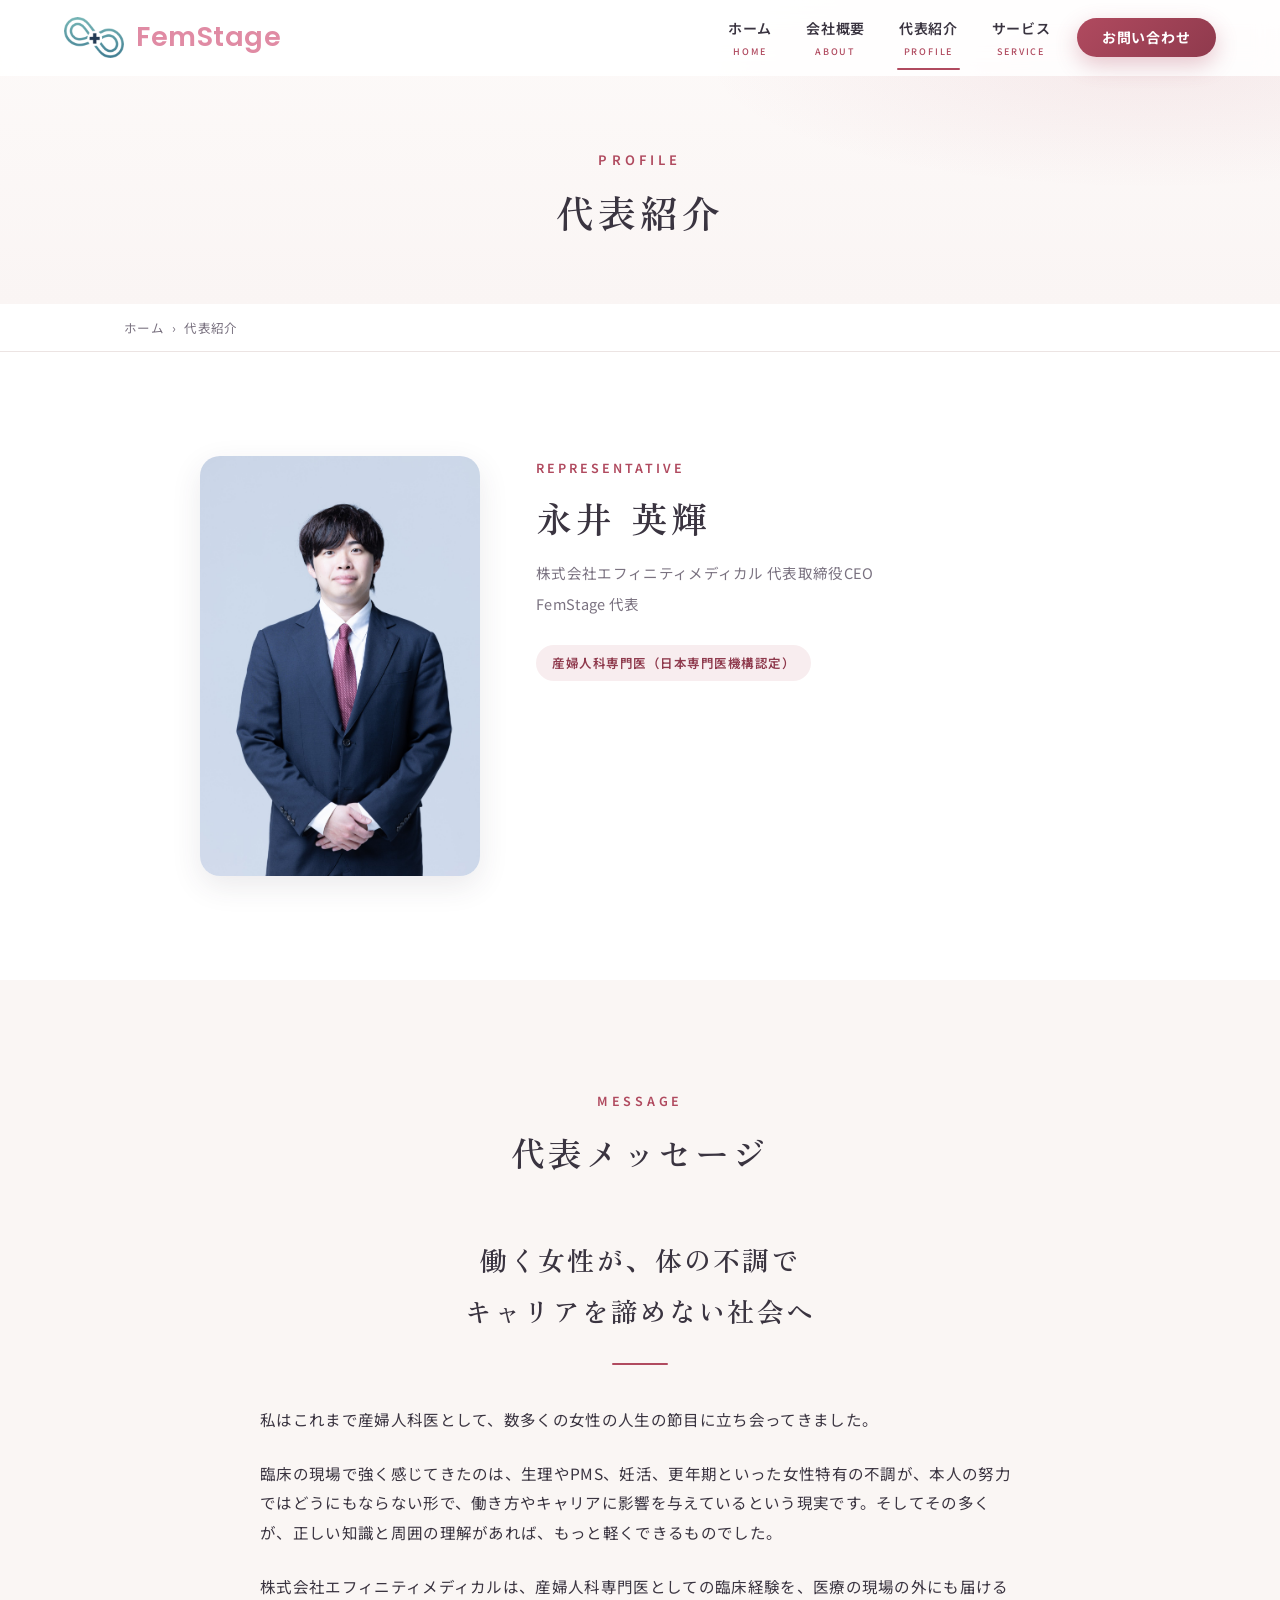
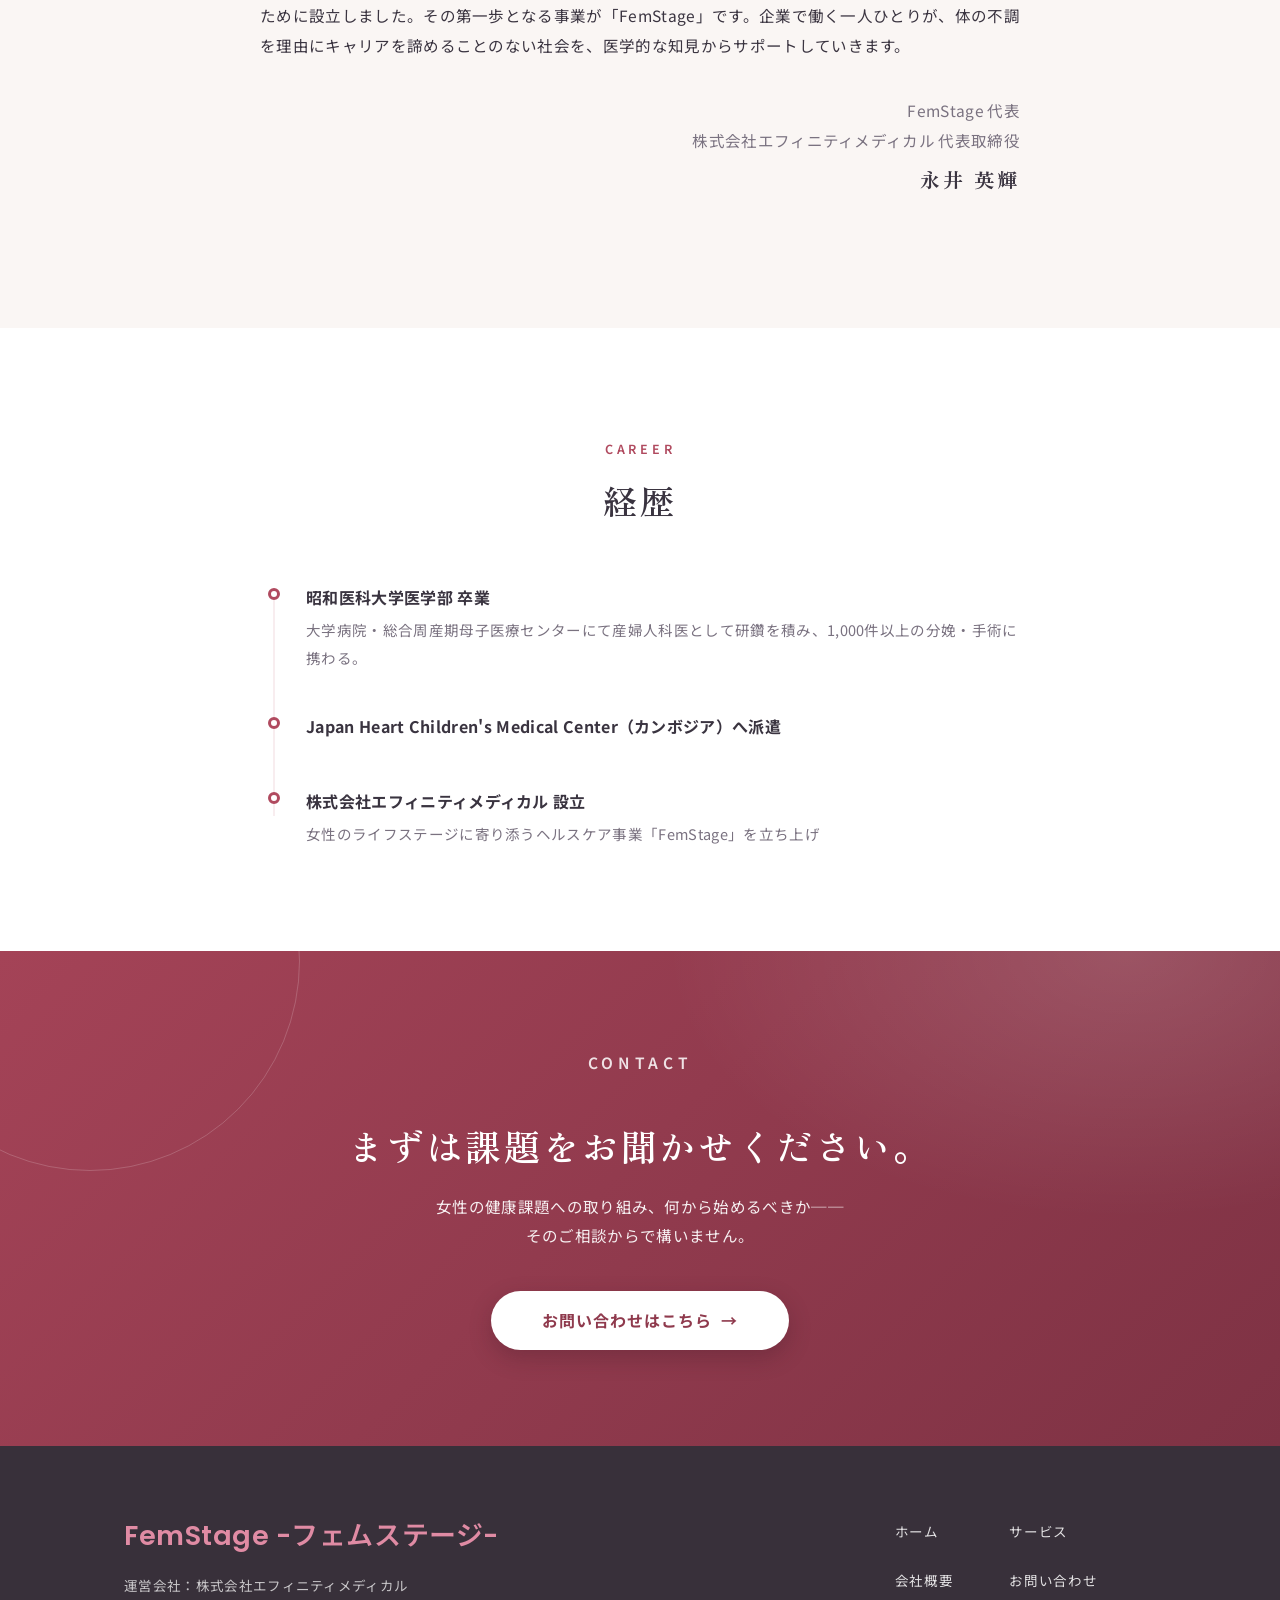
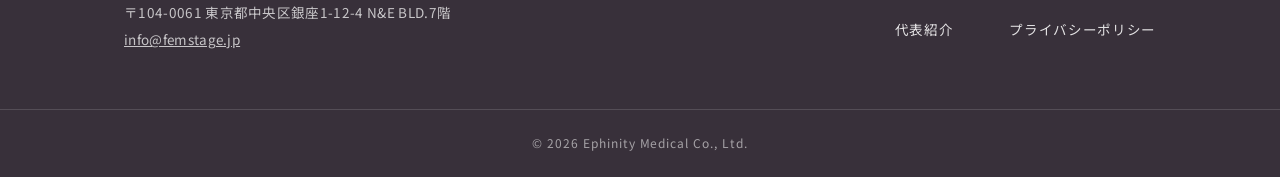
<file: profile.html>
<!DOCTYPE html>
<html lang="ja">
<head>
  <meta charset="UTF-8">
  <meta name="viewport" content="width=device-width, initial-scale=1.0">
  <title>代表紹介｜FemStage</title>
  <meta name="description" content="株式会社エフィニティメディカル 代表取締役CEO 永井英輝の紹介。産婦人科専門医（日本専門医機構認定）。多くの分娩・手術に携わった臨床経験をもとに、働く女性の健康を支援します。">
  <meta property="og:type" content="profile">
  <meta property="og:site_name" content="FemStage">
  <meta property="og:title" content="代表紹介｜FemStage">
  <meta property="og:locale" content="ja_JP">
  <link rel="canonical" href="https://femstage.jp/profile.html">
  <link rel="icon" type="image/png" href="img/favicon.png?v=3">
  <link rel="preconnect" href="https://fonts.googleapis.com">
  <link rel="preconnect" href="https://fonts.gstatic.com" crossorigin>
  <link href="https://fonts.googleapis.com/css2?family=Noto+Sans+JP:wght@400;500;600;700&family=Poppins:wght@500;600;700&family=Zen+Old+Mincho:wght@500;600;700&display=swap" rel="stylesheet">
  <link rel="stylesheet" href="css/style.css?v=20261013-1">
  <!-- Google Analytics (GA4) -->
  <script async src="https://www.googletagmanager.com/gtag/js?id=G-NWV84E2TS8"></script>
  <script>
    window.dataLayer = window.dataLayer || [];
    function gtag(){dataLayer.push(arguments);}
    gtag('js', new Date());
    gtag('config', 'G-NWV84E2TS8');
  </script>
</head>
<body>

  <header class="site-header">
    <div class="header-inner">
      <a class="brand" href="index.html">
        <img class="brand-mark" src="img/logo-mark.png" alt="" width="60" height="40">
        <span class="brand-text">
          <span class="brand-ja">FemStage</span>
        </span>
      </a>

      <nav class="global-nav" id="global-nav" aria-label="グローバルナビゲーション">
        <ul>
          <li><a href="index.html">ホーム<small>HOME</small></a></li>
          <li><a href="about.html">会社概要<small>ABOUT</small></a></li>
          <li><a href="profile.html" class="is-current">代表紹介<small>PROFILE</small></a></li>
          <li><a href="service.html">サービス<small>SERVICE</small></a></li>
          <li class="nav-contact"><a href="contact.html">お問い合わせ<small>CONTACT</small></a></li>
        </ul>
      </nav>

      <a class="btn btn--primary header-cta" href="contact.html">お問い合わせ</a>

      <button class="nav-toggle" type="button" aria-expanded="false" aria-controls="global-nav" aria-label="メニューを開く">
        <span></span><span></span><span></span>
      </button>
    </div>
  </header>

  <main>
    <section class="page-hero">
      <div class="container">
        <p class="page-hero__en">PROFILE</p>
        <h1 class="page-hero__ja">代表紹介</h1>
      </div>
    </section>

    <nav class="breadcrumb" aria-label="パンくずリスト">
      <div class="container">
        <ol>
          <li><a href="index.html">ホーム</a></li>
          <li aria-current="page">代表紹介</li>
        </ol>
      </div>
    </nav>

    <!-- ========== Profile top ========== -->
    <section class="section">
      <div class="container">
        <div class="profile-top reveal">
          <div class="profile-photo">
            <img src="img/ceo.jpg" alt="代表取締役CEO 永井英輝の写真" width="280" height="420">
          </div>
          <div class="profile-info">
            <p class="profile-label">REPRESENTATIVE</p>
            <h2 class="profile-name">永井 英輝</h2>
            <p class="profile-titles">
              株式会社エフィニティメディカル 代表取締役CEO<br>
              FemStage 代表
            </p>
            <div class="profile-badges">
              <span class="profile-badge">産婦人科専門医（日本専門医機構認定）</span>
            </div>
          </div>
        </div>
      </div>
    </section>

    <!-- ========== Message ========== -->
    <section class="section section--warm">
      <div class="container">
        <div class="section-head reveal">
          <p class="section-kicker">MESSAGE</p>
          <h2 class="section-title">代表メッセージ</h2>
        </div>
        <div class="message-box reveal">
          <h3 class="message-title">働く女性が、体の不調で<br>キャリアを諦めない社会へ</h3>
          <p>私はこれまで産婦人科医として、数多くの女性の人生の節目に立ち会ってきました。</p>
          <p>臨床の現場で強く感じてきたのは、生理やPMS、妊活、更年期といった女性特有の不調が、本人の努力ではどうにもならない形で、働き方やキャリアに影響を与えているという現実です。そしてその多くが、正しい知識と周囲の理解があれば、もっと軽くできるものでした。</p>
          <p>株式会社エフィニティメディカルは、産婦人科専門医としての臨床経験を、医療の現場の外にも届けるために設立しました。その第一歩となる事業が「FemStage」です。企業で働く一人ひとりが、体の不調を理由にキャリアを諦めることのない社会を、医学的な知見からサポートしていきます。</p>
          <p class="message-sign">FemStage 代表<br>株式会社エフィニティメディカル 代表取締役<strong>永井 英輝</strong></p>
        </div>
      </div>
    </section>

    <!-- ========== Career ========== -->
    <section class="section">
      <div class="container">
        <div class="section-head reveal">
          <p class="section-kicker">CAREER</p>
          <h2 class="section-title">経歴</h2>
        </div>
        <ol class="timeline reveal">
          <li>
            <span class="tl-track" aria-hidden="true"></span>
            <div class="tl-body">
              <strong>昭和医科大学医学部 卒業</strong>
              <p>大学病院・総合周産期母子医療センターにて産婦人科医として研鑽を積み、1,000件以上の分娩・手術に携わる。</p>
            </div>
          </li>
          <li>
            <span class="tl-track" aria-hidden="true"></span>
            <div class="tl-body">
              <strong>Japan Heart Children's Medical Center（カンボジア）へ派遣</strong>
            </div>
          </li>
          <li>
            <span class="tl-track" aria-hidden="true"></span>
            <div class="tl-body">
              <strong>株式会社エフィニティメディカル 設立</strong>
              <p>女性のライフステージに寄り添うヘルスケア事業「FemStage」を立ち上げ</p>
            </div>
          </li>
        </ol>
      </div>
    </section>

    <!-- ========== CTA ========== -->
    <section class="cta-band">
      <div class="container reveal">
        <p class="section-kicker">CONTACT</p>
        <h2>まずは課題をお聞かせください。</h2>
        <p>女性の健康課題への取り組み、何から始めるべきか──<br>そのご相談からで構いません。</p>
        <a class="btn btn--light btn--large" href="contact.html">お問い合わせはこちら<span class="btn-arrow">→</span></a>
      </div>
    </section>
  </main>

  <footer class="site-footer">
    <div class="container">
      <div class="footer-inner">
        <div class="footer-brand">
          <span class="brand-text">
            <span class="brand-ja">FemStage -フェムステージ-</span>
          </span>
          <address class="footer-address">
            運営会社：株式会社エフィニティメディカル<br>
            〒104-0061 東京都中央区銀座1-12-4 N&amp;E BLD.7階<br>
            <a href="mailto:info@femstage.jp">info@femstage.jp</a>
          </address>
        </div>
        <nav class="footer-nav" aria-label="フッターナビゲーション">
          <ul>
            <li><a href="index.html">ホーム</a></li>
            <li><a href="about.html">会社概要</a></li>
            <li><a href="profile.html">代表紹介</a></li>
          </ul>
          <ul>
            <li><a href="service.html">サービス</a></li>
            <li><a href="contact.html">お問い合わせ</a></li>
            <li><a href="privacy.html">プライバシーポリシー</a></li>
          </ul>
        </nav>
      </div>
    </div>
    <div class="footer-bottom">© 2026 Ephinity Medical Co., Ltd.</div>
  </footer>

  <script src="js/main.js?v=2"></script>
</body>
</html>
</file>
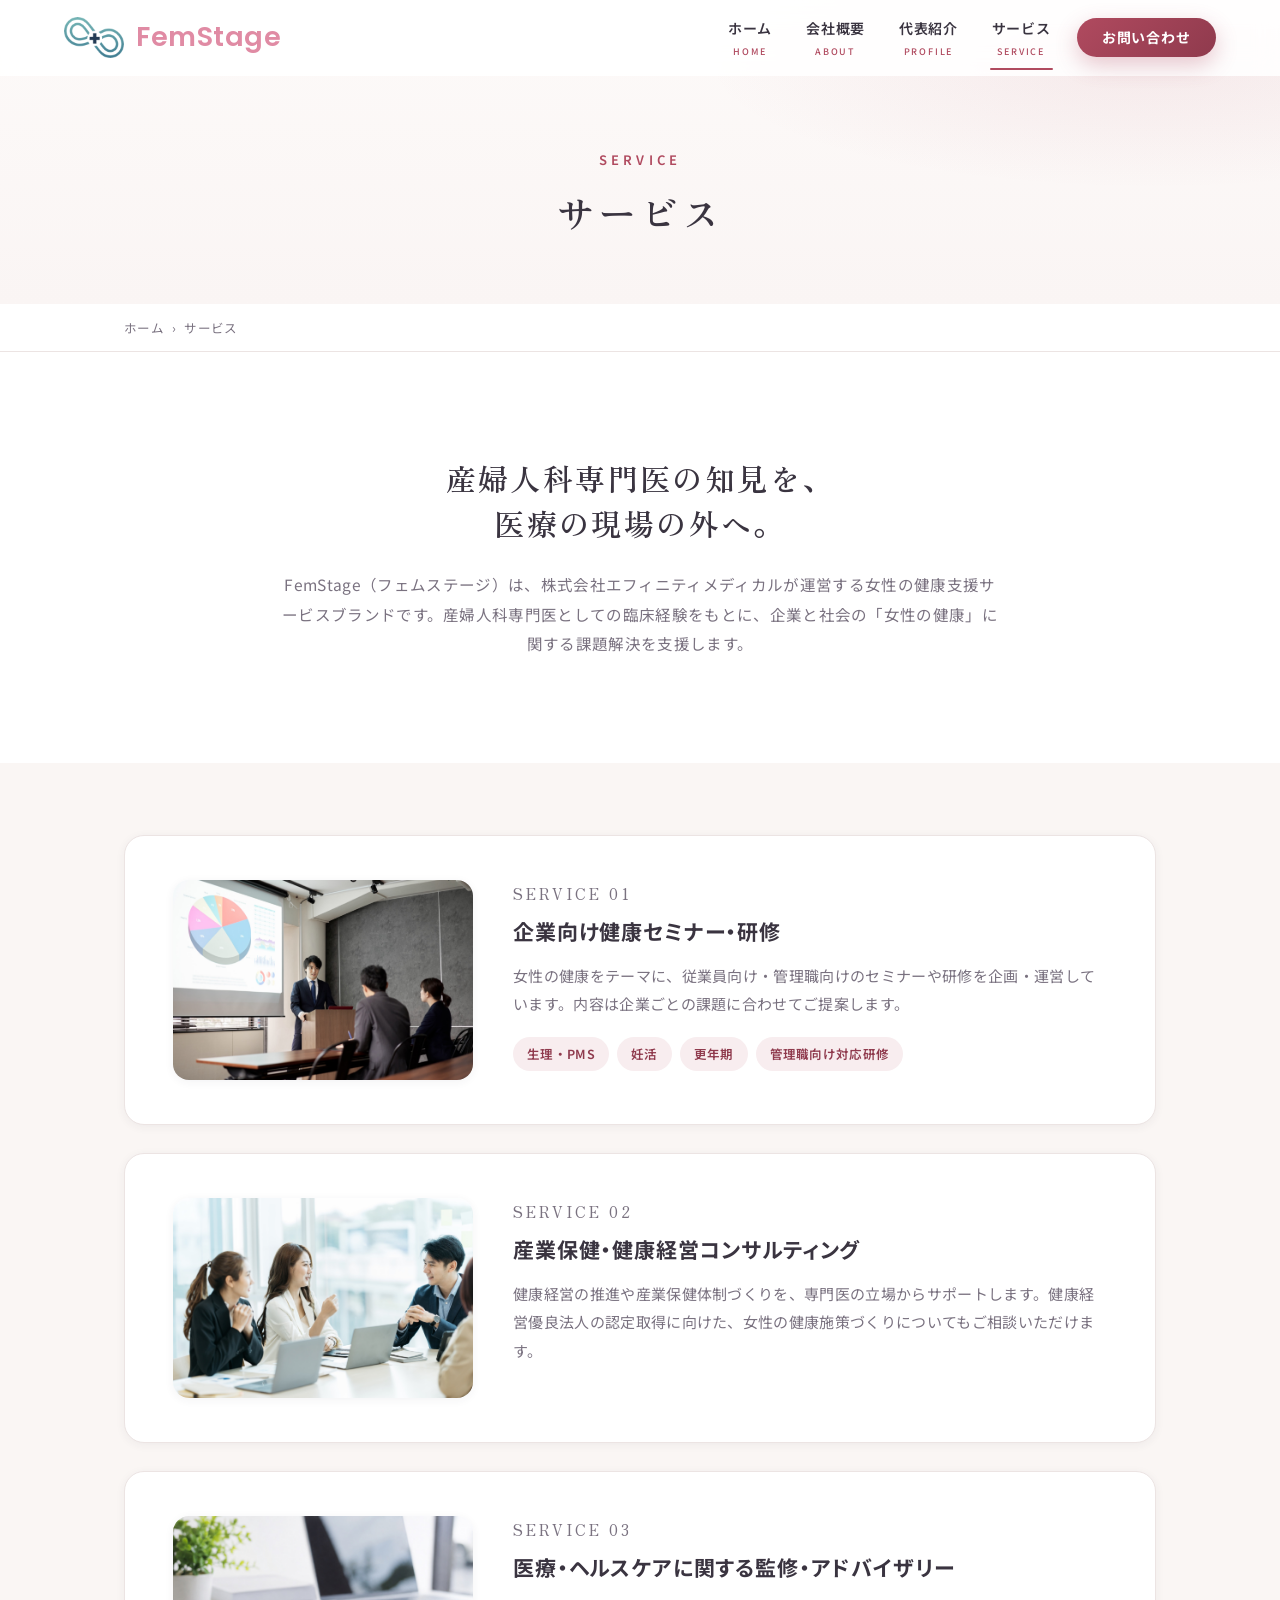
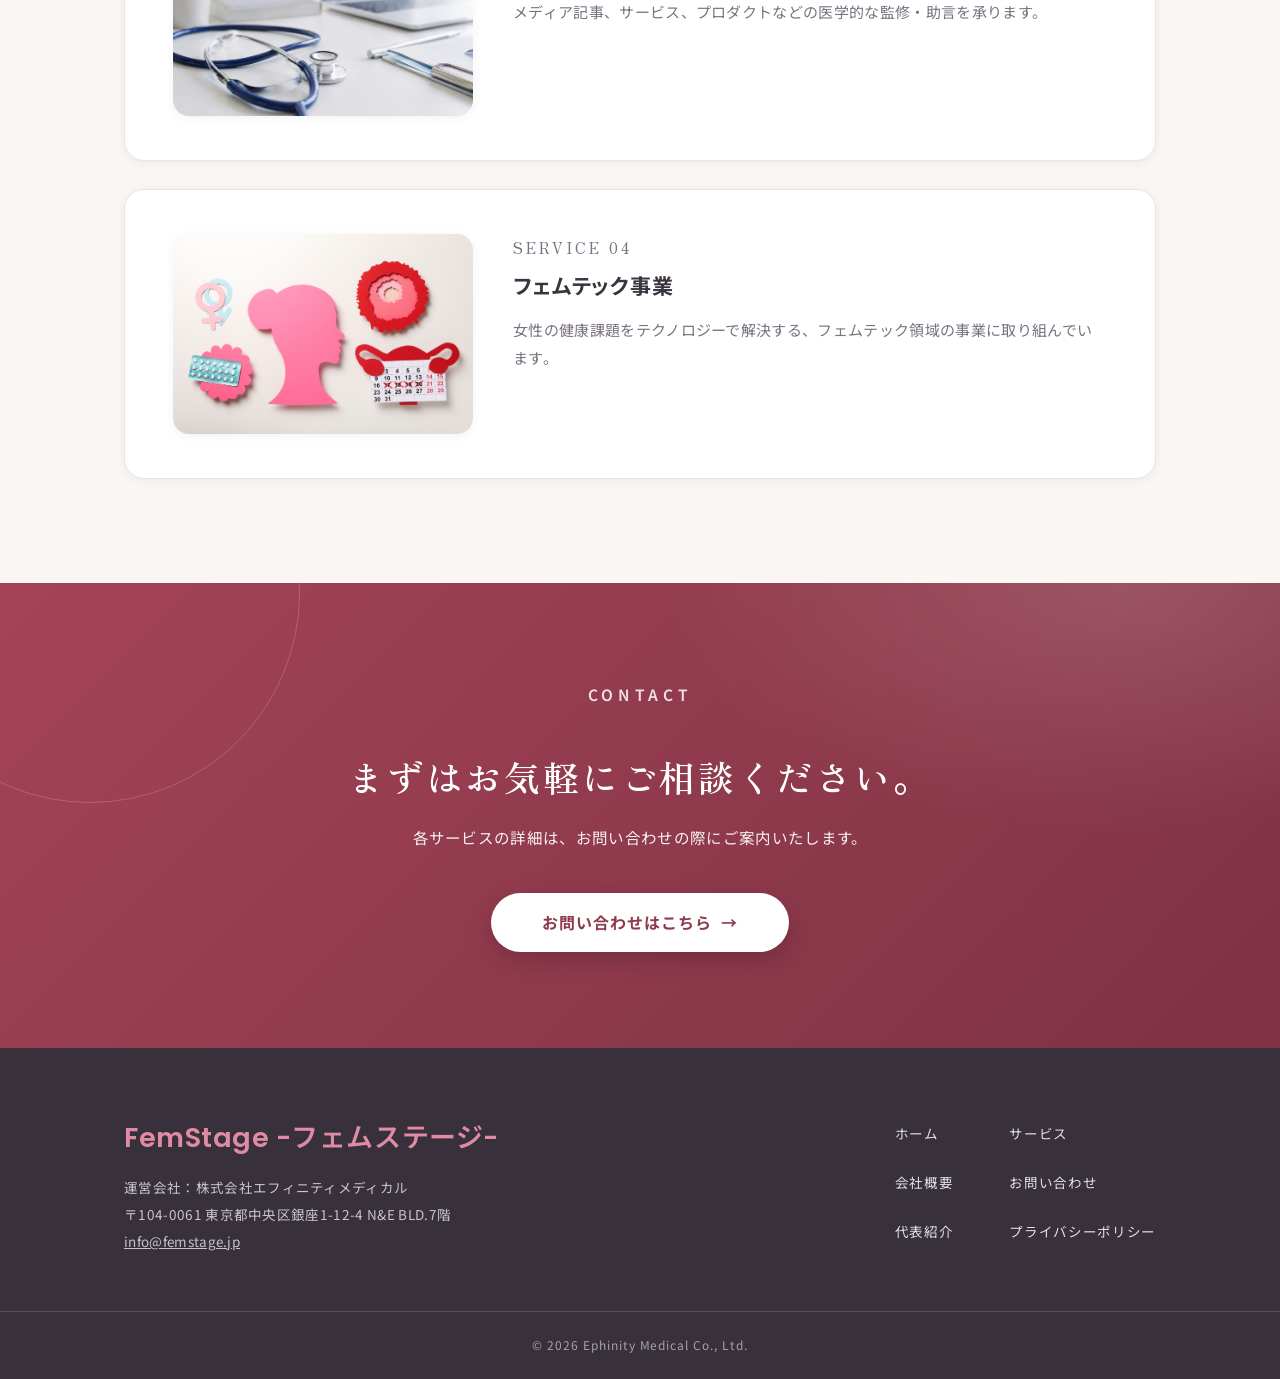
<file: service.html>
<!DOCTYPE html>
<html lang="ja">
<head>
  <meta charset="UTF-8">
  <meta name="viewport" content="width=device-width, initial-scale=1.0">
  <title>サービス｜FemStage</title>
  <meta name="description" content="株式会社エフィニティメディカルのサービスブランド「FemStage（フェムステージ）」のご紹介。企業向け健康セミナー・研修、産業保健・健康経営コンサルティング、医療・ヘルスケア監修・アドバイザリー、フェムテック事業。産婦人科専門医の知見を、医療の現場の外へ。">
  <meta property="og:type" content="website">
  <meta property="og:site_name" content="FemStage">
  <meta property="og:title" content="サービス｜FemStage">
  <meta property="og:locale" content="ja_JP">
  <link rel="canonical" href="https://femstage.jp/service.html">
  <link rel="icon" type="image/png" href="img/favicon.png?v=3">
  <link rel="preconnect" href="https://fonts.googleapis.com">
  <link rel="preconnect" href="https://fonts.gstatic.com" crossorigin>
  <link href="https://fonts.googleapis.com/css2?family=Noto+Sans+JP:wght@400;500;600;700&family=Poppins:wght@500;600;700&family=Zen+Old+Mincho:wght@500;600;700&display=swap" rel="stylesheet">
  <link rel="stylesheet" href="css/style.css?v=20261013-1">
  <!-- Google Analytics (GA4) -->
  <script async src="https://www.googletagmanager.com/gtag/js?id=G-NWV84E2TS8"></script>
  <script>
    window.dataLayer = window.dataLayer || [];
    function gtag(){dataLayer.push(arguments);}
    gtag('js', new Date());
    gtag('config', 'G-NWV84E2TS8');
  </script>
</head>
<body>

  <header class="site-header">
    <div class="header-inner">
      <a class="brand" href="index.html">
        <img class="brand-mark" src="img/logo-mark.png" alt="" width="60" height="40">
        <span class="brand-text">
          <span class="brand-ja">FemStage</span>
        </span>
      </a>

      <nav class="global-nav" id="global-nav" aria-label="グローバルナビゲーション">
        <ul>
          <li><a href="index.html">ホーム<small>HOME</small></a></li>
          <li><a href="about.html">会社概要<small>ABOUT</small></a></li>
          <li><a href="profile.html">代表紹介<small>PROFILE</small></a></li>
          <li><a href="service.html" class="is-current">サービス<small>SERVICE</small></a></li>
          <li class="nav-contact"><a href="contact.html">お問い合わせ<small>CONTACT</small></a></li>
        </ul>
      </nav>

      <a class="btn btn--primary header-cta" href="contact.html">お問い合わせ</a>

      <button class="nav-toggle" type="button" aria-expanded="false" aria-controls="global-nav" aria-label="メニューを開く">
        <span></span><span></span><span></span>
      </button>
    </div>
  </header>

  <main>
    <section class="page-hero">
      <div class="container">
        <p class="page-hero__en">SERVICE</p>
        <h1 class="page-hero__ja">サービス</h1>
      </div>
    </section>

    <nav class="breadcrumb" aria-label="パンくずリスト">
      <div class="container">
        <ol>
          <li><a href="index.html">ホーム</a></li>
          <li aria-current="page">サービス</li>
        </ol>
      </div>
    </nav>

    <!-- ========== Lead ========== -->
    <section class="section">
      <div class="container">
        <div class="service-lead reveal">
          <h2>産婦人科専門医の知見を、<br>医療の現場の外へ。</h2>
          <p>FemStage（フェムステージ）は、株式会社エフィニティメディカルが運営する女性の健康支援サービスブランドです。産婦人科専門医としての臨床経験をもとに、企業と社会の「女性の健康」に関する課題解決を支援します。</p>
        </div>
      </div>
    </section>

    <!-- ========== Service details ========== -->
    <section class="section section--warm" style="padding-top: 72px;">
      <div class="container">
        <article class="service-detail reveal" id="seminar">
          <div class="service-detail__photo">
            <img src="img/service-01.jpg" alt="企業向けセミナーで講義をする様子" width="1400" height="933" loading="lazy">
          </div>
          <div class="service-detail__body">
            <p class="service-detail__num">SERVICE 01</p>
            <h3>企業向け健康セミナー・研修</h3>
            <p>女性の健康をテーマに、従業員向け・管理職向けのセミナーや研修を企画・運営しています。内容は企業ごとの課題に合わせてご提案します。</p>
            <ul class="service-tags">
              <li>生理・PMS</li>
              <li>妊活</li>
              <li>更年期</li>
              <li>管理職向け対応研修</li>
            </ul>
          </div>
        </article>

        <article class="service-detail reveal" id="consulting">
          <div class="service-detail__photo">
            <img src="img/service-02.jpg" alt="企業担当者との打ち合わせの様子" width="1400" height="933" loading="lazy">
          </div>
          <div class="service-detail__body">
            <p class="service-detail__num">SERVICE 02</p>
            <h3>産業保健・健康経営コンサルティング</h3>
            <p>健康経営の推進や産業保健体制づくりを、専門医の立場からサポートします。健康経営優良法人の認定取得に向けた、女性の健康施策づくりについてもご相談いただけます。</p>
          </div>
        </article>

        <article class="service-detail reveal" id="advisory">
          <div class="service-detail__photo">
            <img src="img/service-03.jpg" alt="聴診器とノートパソコン（医療監修のイメージ）" width="1400" height="933" loading="lazy">
          </div>
          <div class="service-detail__body">
            <p class="service-detail__num">SERVICE 03</p>
            <h3>医療・ヘルスケアに関する監修・アドバイザリー</h3>
            <p>メディア記事、サービス、プロダクトなどの医学的な監修・助言を承ります。</p>
          </div>
        </article>

        <article class="service-detail reveal" id="femtech">
          <div class="service-detail__photo">
            <img src="img/service-04.jpg" alt="女性の健康・フェムテックのイメージ" width="1400" height="933" loading="lazy">
          </div>
          <div class="service-detail__body">
            <p class="service-detail__num">SERVICE 04</p>
            <h3>フェムテック事業</h3>
            <p>女性の健康課題をテクノロジーで解決する、フェムテック領域の事業に取り組んでいます。</p>
          </div>
        </article>
      </div>
    </section>

    <!-- ========== CTA ========== -->
    <section class="cta-band">
      <div class="container reveal">
        <p class="section-kicker">CONTACT</p>
        <h2>まずはお気軽にご相談ください。</h2>
        <p>各サービスの詳細は、お問い合わせの際にご案内いたします。</p>
        <a class="btn btn--light btn--large" href="contact.html">お問い合わせはこちら<span class="btn-arrow">→</span></a>
      </div>
    </section>
  </main>

  <footer class="site-footer">
    <div class="container">
      <div class="footer-inner">
        <div class="footer-brand">
          <span class="brand-text">
            <span class="brand-ja">FemStage -フェムステージ-</span>
          </span>
          <address class="footer-address">
            運営会社：株式会社エフィニティメディカル<br>
            〒104-0061 東京都中央区銀座1-12-4 N&amp;E BLD.7階<br>
            <a href="mailto:info@femstage.jp">info@femstage.jp</a>
          </address>
        </div>
        <nav class="footer-nav" aria-label="フッターナビゲーション">
          <ul>
            <li><a href="index.html">ホーム</a></li>
            <li><a href="about.html">会社概要</a></li>
            <li><a href="profile.html">代表紹介</a></li>
          </ul>
          <ul>
            <li><a href="service.html">サービス</a></li>
            <li><a href="contact.html">お問い合わせ</a></li>
            <li><a href="privacy.html">プライバシーポリシー</a></li>
          </ul>
        </nav>
      </div>
    </div>
    <div class="footer-bottom">© 2026 Ephinity Medical Co., Ltd.</div>
  </footer>

  <script src="js/main.js?v=2"></script>
</body>
</html>
</file>
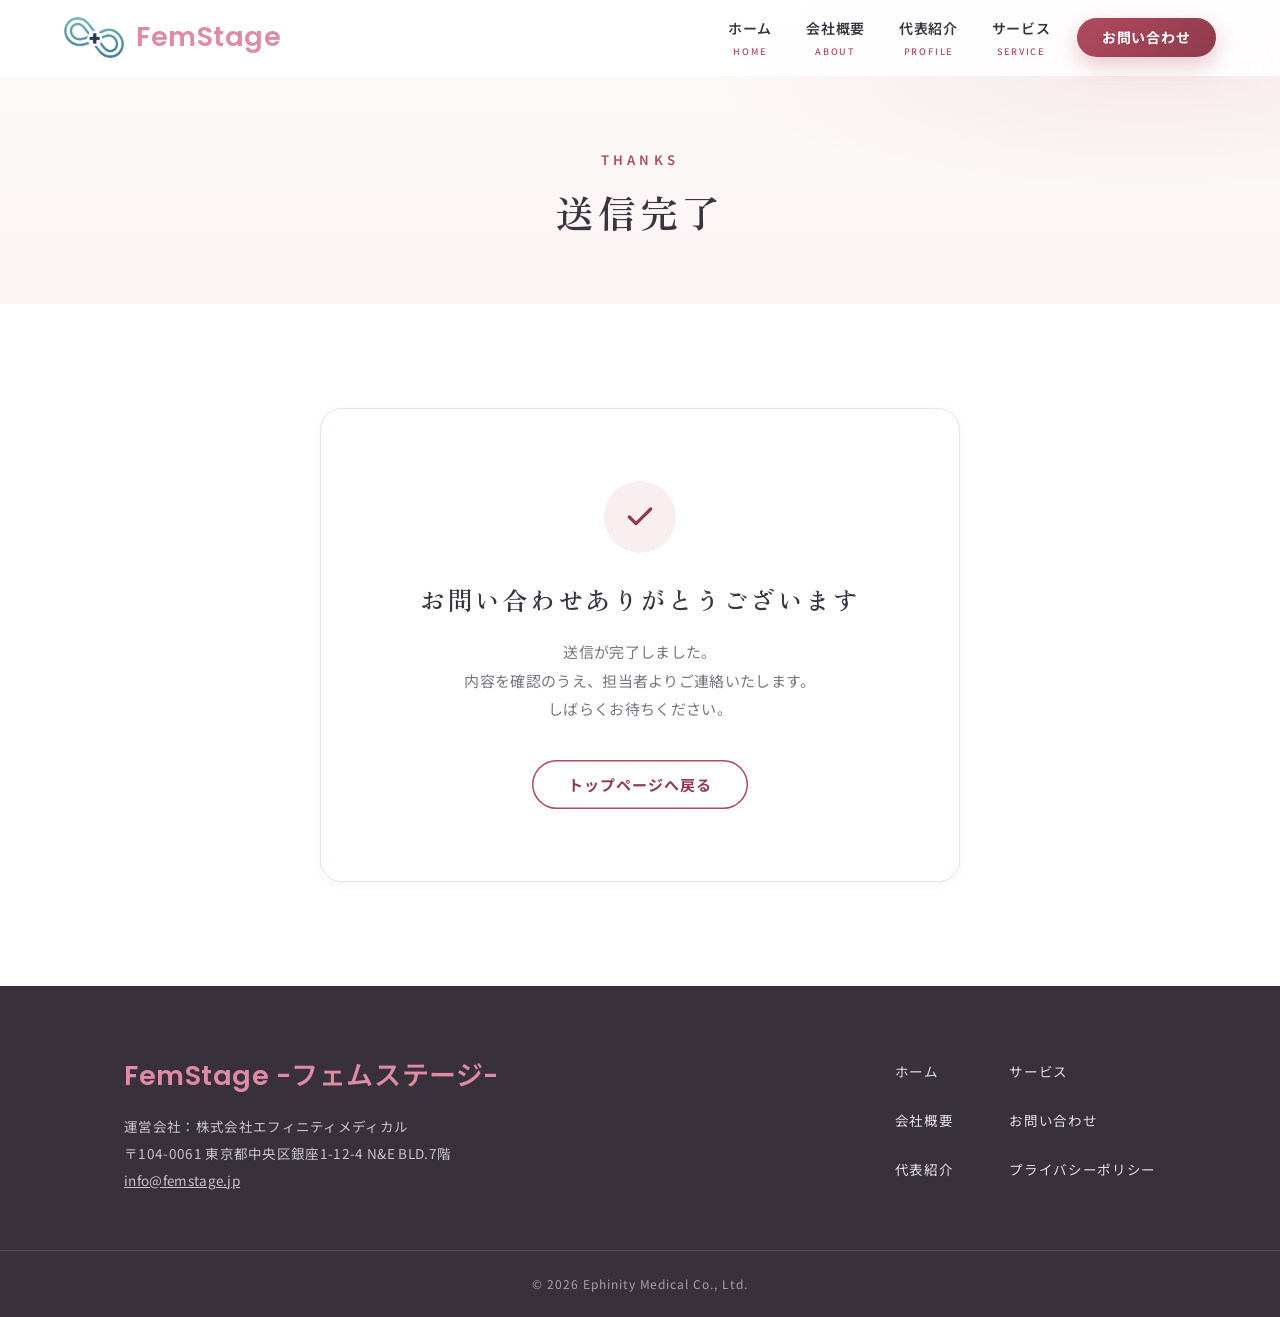
<file: thanks.html>
<!DOCTYPE html>
<html lang="ja">
<head>
  <meta charset="UTF-8">
  <meta name="viewport" content="width=device-width, initial-scale=1.0">
  <title>送信完了｜FemStage</title>
  <meta name="description" content="お問い合わせありがとうございました。">
  <meta name="robots" content="noindex">
  <link rel="icon" type="image/png" href="img/favicon.png?v=3">
  <link rel="preconnect" href="https://fonts.googleapis.com">
  <link rel="preconnect" href="https://fonts.gstatic.com" crossorigin>
  <link href="https://fonts.googleapis.com/css2?family=Noto+Sans+JP:wght@400;500;600;700&family=Poppins:wght@500;600;700&family=Zen+Old+Mincho:wght@500;600;700&display=swap" rel="stylesheet">
  <link rel="stylesheet" href="css/style.css?v=20261013-1">
  <!-- Google Analytics (GA4) -->
  <script async src="https://www.googletagmanager.com/gtag/js?id=G-NWV84E2TS8"></script>
  <script>
    window.dataLayer = window.dataLayer || [];
    function gtag(){dataLayer.push(arguments);}
    gtag('js', new Date());
    gtag('config', 'G-NWV84E2TS8');
  </script>
</head>
<body>

  <header class="site-header">
    <div class="header-inner">
      <a class="brand" href="index.html">
        <img class="brand-mark" src="img/logo-mark.png" alt="" width="60" height="40">
        <span class="brand-text">
          <span class="brand-ja">FemStage</span>
        </span>
      </a>

      <nav class="global-nav" id="global-nav" aria-label="グローバルナビゲーション">
        <ul>
          <li><a href="index.html">ホーム<small>HOME</small></a></li>
          <li><a href="about.html">会社概要<small>ABOUT</small></a></li>
          <li><a href="profile.html">代表紹介<small>PROFILE</small></a></li>
          <li><a href="service.html">サービス<small>SERVICE</small></a></li>
          <li class="nav-contact"><a href="contact.html">お問い合わせ<small>CONTACT</small></a></li>
        </ul>
      </nav>

      <a class="btn btn--primary header-cta" href="contact.html">お問い合わせ</a>

      <button class="nav-toggle" type="button" aria-expanded="false" aria-controls="global-nav" aria-label="メニューを開く">
        <span></span><span></span><span></span>
      </button>
    </div>
  </header>

  <main>
    <section class="page-hero">
      <div class="container">
        <p class="page-hero__en">THANKS</p>
        <h1 class="page-hero__ja">送信完了</h1>
      </div>
    </section>

    <section class="section">
      <div class="container">
        <div class="thanks-box">
          <div class="thanks-icon" aria-hidden="true">
            <svg width="32" height="32" viewBox="0 0 24 24" fill="none" stroke="currentColor" stroke-width="2.4" stroke-linecap="round" stroke-linejoin="round"><path d="M20 6 9 17l-5-5"/></svg>
          </div>
          <h2>お問い合わせありがとうございます</h2>
          <p>送信が完了しました。<br>内容を確認のうえ、担当者よりご連絡いたします。<br>しばらくお待ちください。</p>
          <a class="btn btn--ghost" href="index.html">トップページへ戻る</a>
        </div>
      </div>
    </section>
  </main>

  <footer class="site-footer">
    <div class="container">
      <div class="footer-inner">
        <div class="footer-brand">
          <span class="brand-text">
            <span class="brand-ja">FemStage -フェムステージ-</span>
          </span>
          <address class="footer-address">
            運営会社：株式会社エフィニティメディカル<br>
            〒104-0061 東京都中央区銀座1-12-4 N&amp;E BLD.7階<br>
            <a href="mailto:info@femstage.jp">info@femstage.jp</a>
          </address>
        </div>
        <nav class="footer-nav" aria-label="フッターナビゲーション">
          <ul>
            <li><a href="index.html">ホーム</a></li>
            <li><a href="about.html">会社概要</a></li>
            <li><a href="profile.html">代表紹介</a></li>
          </ul>
          <ul>
            <li><a href="service.html">サービス</a></li>
            <li><a href="contact.html">お問い合わせ</a></li>
            <li><a href="privacy.html">プライバシーポリシー</a></li>
          </ul>
        </nav>
      </div>
    </div>
    <div class="footer-bottom">© 2026 Ephinity Medical Co., Ltd.</div>
  </footer>

  <script src="js/main.js?v=2"></script>
</body>
</html>
</file>
<file: css/style.css>
/* ============================================================
   Ephinity Medical Co., Ltd. — Corporate Site
   GitHub Pages 用静的サイト / 後日 WordPress + SWELL へ移行予定
   配色・フォントは :root の変数で一元管理しています
   ============================================================ */

:root {
  /* Colors */
  --ink: #3a3440;          /* 本文テキスト */
  --ink-2: #7a7280;        /* 補助テキスト */
  --accent: #b04a5f;       /* メインアクセント（深いローズ） */
  --accent-dark: #8f3a4d;  /* アクセント濃 */
  --accent-soft: #f8edef;  /* アクセント淡（背景用） */
  --bg: #ffffff;
  --bg-warm: #faf6f4;      /* セクション交互背景 */
  --line: #ece4e3;
  --footer-bg: #38303a;

  /* Typography */
  --font-sans: "Noto Sans JP", "Hiragino Kaku Gothic ProN", "Yu Gothic", sans-serif;
  --font-serif: "Zen Old Mincho", "Hiragino Mincho ProN", "Yu Mincho", serif;

  /* Layout */
  --maxw: 1080px;
  --radius: 16px;
  --header-h: 76px;
  --shadow-sm: 0 2px 10px rgba(58, 52, 64, 0.06);
  --shadow-md: 0 10px 30px rgba(58, 52, 64, 0.10);
}

/* ---------- Reset / Base ---------- */
*, *::before, *::after { box-sizing: border-box; }

html {
  scroll-behavior: smooth;
  scroll-padding-top: calc(var(--header-h) + 16px);
}

body {
  margin: 0;
  font-family: var(--font-sans);
  font-size: 16px;
  line-height: 1.9;
  letter-spacing: 0.02em;
  color: var(--ink);
  background: var(--bg);
  -webkit-font-smoothing: antialiased;
  text-rendering: optimizeLegibility;
}

h1, h2, h3, h4 {
  margin: 0;
  line-height: 1.5;
  font-feature-settings: "palt";
}

p { margin: 0; }

/* 文節単位の改行制御用 */
.phrase { display: inline-block; }
ul, ol { margin: 0; padding: 0; list-style: none; }
a { color: var(--accent-dark); text-decoration: none; }
img, svg { max-width: 100%; height: auto; vertical-align: middle; }
main { display: block; }

.container {
  max-width: var(--maxw);
  margin-inline: auto;
  padding-inline: 24px;
}

/* ---------- Buttons ---------- */
.btn {
  display: inline-flex;
  align-items: center;
  justify-content: center;
  gap: 0.6em;
  padding: 0.95em 2.4em;
  border-radius: 999px;
  font-weight: 700;
  font-size: 15px;
  letter-spacing: 0.06em;
  line-height: 1.4;
  cursor: pointer;
  border: none;
  transition: transform 0.25s ease, box-shadow 0.25s ease, background 0.25s ease, color 0.25s ease;
}

.btn .btn-arrow {
  font-family: var(--font-sans);
  transition: transform 0.25s ease;
}

.btn:hover .btn-arrow { transform: translateX(4px); }

.btn--primary {
  background: linear-gradient(135deg, var(--accent), var(--accent-dark));
  color: #fff;
  box-shadow: 0 8px 22px rgba(176, 74, 95, 0.30);
}

.btn--primary:hover {
  transform: translateY(-2px);
  box-shadow: 0 12px 28px rgba(176, 74, 95, 0.38);
}

.btn--ghost {
  background: #fff;
  color: var(--accent-dark);
  box-shadow: inset 0 0 0 1.5px var(--accent);
}

.btn--ghost:hover {
  background: var(--accent-soft);
  transform: translateY(-2px);
}

.btn--light {
  background: #fff;
  color: var(--accent-dark);
  box-shadow: 0 8px 22px rgba(50, 20, 30, 0.25);
}

.btn--light:hover {
  transform: translateY(-2px);
  box-shadow: 0 12px 28px rgba(50, 20, 30, 0.32);
}

.btn--large { padding: 1.15em 3.2em; font-size: 16px; }

/* ---------- Header ---------- */
.site-header {
  position: fixed;
  inset: 0 0 auto 0;
  z-index: 100;
  height: var(--header-h);
  background: rgba(255, 255, 255, 0.88);
  backdrop-filter: blur(12px);
  -webkit-backdrop-filter: blur(12px);
  border-bottom: 1px solid transparent;
  transition: border-color 0.3s ease, box-shadow 0.3s ease;
}

.site-header.is-scrolled {
  border-bottom-color: var(--line);
  box-shadow: var(--shadow-sm);
}

.header-inner {
  max-width: 1200px;
  margin-inline: auto;
  padding-inline: 24px;
  height: 100%;
  display: flex;
  align-items: center;
  gap: 24px;
}

.brand {
  display: flex;
  align-items: center;
  gap: 12px;
  margin-right: auto;
  color: var(--ink);
}

.brand-mark { flex: none; }

.brand-text { display: flex; flex-direction: column; line-height: 1.35; }

/* FemStage ブランドロゴ文字（フェムテック調・単色。ヘッダー/フッター共通の色） */
.brand-ja {
  font-family: "Poppins", var(--font-sans);
  font-weight: 600;
  font-size: 27px;
  letter-spacing: 0.02em;
  color: #e08ba4;
}

.global-nav ul {
  display: flex;
  align-items: center;
  gap: 30px;
}

.global-nav a {
  display: flex;
  flex-direction: column;
  align-items: center;
  gap: 1px;
  color: var(--ink);
  font-weight: 600;
  font-size: 14px;
  letter-spacing: 0.05em;
  padding: 4px 2px;
  position: relative;
}

.global-nav a small {
  font-size: 9px;
  letter-spacing: 0.2em;
  color: var(--accent);
  font-weight: 500;
}

.global-nav a::after {
  content: "";
  position: absolute;
  left: 50%;
  bottom: -6px;
  width: 0;
  height: 2px;
  background: var(--accent);
  border-radius: 2px;
  transition: width 0.25s ease, left 0.25s ease;
}

.global-nav a:hover::after,
.global-nav a.is-current::after {
  left: 0;
  width: 100%;
}

.header-cta { padding: 0.7em 1.8em; font-size: 14px; }

/* PC表示ではメニューの「お問い合わせ」を非表示（右上ボタンと重複するため）。
   モバイルはボタンが消えるためメニュー側に残す */
.global-nav .nav-contact { display: none; }

/* Hamburger */
.nav-toggle {
  display: none;
  flex-direction: column;
  justify-content: center;
  gap: 6px;
  width: 48px;
  height: 48px;
  padding: 12px;
  background: none;
  border: none;
  cursor: pointer;
  z-index: 110;
}

.nav-toggle span {
  display: block;
  height: 2px;
  width: 100%;
  background: var(--ink);
  border-radius: 2px;
  transition: transform 0.3s ease, opacity 0.3s ease;
}

.nav-toggle[aria-expanded="true"] span:nth-child(1) { transform: translateY(8px) rotate(45deg); }
.nav-toggle[aria-expanded="true"] span:nth-child(2) { opacity: 0; }
.nav-toggle[aria-expanded="true"] span:nth-child(3) { transform: translateY(-8px) rotate(-45deg); }

/* ---------- Hero (Top) ---------- */
.hero {
  position: relative;
  padding: calc(var(--header-h) + 96px) 0 110px;
  background:
    radial-gradient(52% 46% at 85% 12%, rgba(176, 74, 95, 0.10), transparent 70%),
    radial-gradient(46% 42% at 8% 88%, rgba(201, 168, 106, 0.12), transparent 70%),
    linear-gradient(180deg, #fdfaf9 0%, #fbf5f4 100%);
  overflow: hidden;
}

.hero::before,
.hero::after {
  content: "";
  position: absolute;
  border-radius: 50%;
  border: 1px solid rgba(176, 74, 95, 0.16);
  pointer-events: none;
}

.hero::before {
  width: 520px;
  height: 520px;
  top: -180px;
  right: -140px;
}

.hero::after {
  width: 340px;
  height: 340px;
  bottom: -150px;
  left: -110px;
  border-color: rgba(201, 168, 106, 0.28);
}

.hero-inner { position: relative; z-index: 1; max-width: 860px; }

.hero-kicker {
  font-family: "Poppins", var(--font-sans);
  font-size: 15px;
  letter-spacing: 0.18em;
  color: var(--accent);
  font-weight: 600;
  margin-bottom: 26px;
  display: flex;
  align-items: center;
  gap: 14px;
}

.hero-kicker::before {
  content: "";
  width: 40px;
  height: 1.5px;
  background: var(--accent);
}

.hero-title {
  font-family: var(--font-serif);
  font-weight: 600;
  font-size: clamp(30px, 5.4vw, 52px);
  line-height: 1.62;
  letter-spacing: 0.06em;
  margin-bottom: 30px;
}

.hero-title em {
  font-style: normal;
  color: var(--accent-dark);
}

.hero-lead {
  max-width: 640px;
  font-size: 16px;
  color: var(--ink);
  margin-bottom: 42px;
}

.hero-actions { display: flex; flex-wrap: wrap; gap: 16px; }

/* ---------- Sections (common) ---------- */
.section { padding: 104px 0; }
.section--warm { background: var(--bg-warm); }

.section-head { text-align: center; margin-bottom: 56px; }

.section-kicker {
  display: inline-block;
  font-size: 12.5px;
  font-weight: 600;
  letter-spacing: 0.3em;
  color: var(--accent);
  margin-bottom: 14px;
}

.section-title {
  font-family: var(--font-serif);
  font-weight: 600;
  font-size: clamp(24px, 3.4vw, 34px);
  letter-spacing: 0.08em;
}

.section-lede {
  max-width: 640px;
  margin: 22px auto 0;
  color: var(--ink-2);
  font-size: 15.5px;
}

.section-foot { text-align: center; margin-top: 52px; }

/* ---------- Issues ---------- */
.issue-grid {
  display: grid;
  grid-template-columns: repeat(2, 1fr);
  gap: 20px;
  max-width: 880px;
  margin-inline: auto;
}

.issue-card {
  display: flex;
  gap: 16px;
  align-items: flex-start;
  background: #fff;
  border: 1px solid var(--line);
  border-radius: var(--radius);
  padding: 26px 28px;
  box-shadow: var(--shadow-sm);
  font-size: 15.5px;
  font-weight: 500;
  line-height: 1.8;
}

.issue-card .check {
  flex: none;
  width: 28px;
  height: 28px;
  margin-top: 2px;
  border-radius: 50%;
  background: var(--accent-soft);
  color: var(--accent-dark);
  display: grid;
  place-items: center;
}

/* ---------- Services ---------- */
.service-grid {
  display: grid;
  grid-template-columns: repeat(4, 1fr);
  gap: 22px;
}

.service-card {
  background: #fff;
  border: 1px solid var(--line);
  border-radius: var(--radius);
  padding: 34px 26px 30px;
  text-align: center;
  box-shadow: var(--shadow-sm);
  transition: transform 0.3s ease, box-shadow 0.3s ease;
  display: flex;
  flex-direction: column;
}

.service-card:hover { transform: translateY(-6px); box-shadow: var(--shadow-md); }

.service-icon {
  width: 64px;
  height: 64px;
  margin: 0 auto 20px;
  border-radius: 50%;
  background: var(--accent-soft);
  color: var(--accent-dark);
  display: grid;
  place-items: center;
}

.service-card h3 {
  font-size: 17px;
  font-weight: 700;
  letter-spacing: 0.04em;
  margin-bottom: 12px;
  line-height: 1.6;
}

.service-card p {
  font-size: 14px;
  color: var(--ink-2);
  text-align: left;
  flex: 1;
}

/* ---------- Reasons ---------- */
.reason-list {
  display: grid;
  gap: 26px;
  max-width: 820px;
  margin-inline: auto;
}

.reason-item {
  display: flex;
  gap: 28px;
  align-items: flex-start;
  background: #fff;
  border: 1px solid var(--line);
  border-radius: var(--radius);
  padding: 34px 38px;
  box-shadow: var(--shadow-sm);
}

.reason-num {
  font-family: var(--font-serif);
  font-size: 44px;
  font-weight: 600;
  line-height: 1;
  color: var(--accent);
  opacity: 0.85;
  flex: none;
  min-width: 64px;
}

.reason-num small {
  display: block;
  font-family: var(--font-sans);
  font-size: 10px;
  letter-spacing: 0.28em;
  color: var(--ink-2);
  margin-bottom: 6px;
}

.reason-body h3 {
  font-size: 19px;
  font-weight: 700;
  margin-bottom: 10px;
  letter-spacing: 0.04em;
}

.reason-body p { font-size: 15px; color: var(--ink-2); }

/* ---------- CEO banner (Top) ---------- */
.ceo-banner {
  display: flex;
  align-items: center;
  gap: 44px;
  background: linear-gradient(135deg, #fdf7f6, #f8edef);
  border: 1px solid var(--line);
  border-radius: calc(var(--radius) + 6px);
  padding: 44px 52px;
  max-width: 880px;
  margin: 60px auto 0;
}

.ceo-banner__photo {
  flex: none;
  width: 168px;
  border-radius: var(--radius);
  overflow: hidden;
  box-shadow: var(--shadow-md);
}

.ceo-banner__label {
  font-size: 12px;
  letter-spacing: 0.24em;
  color: var(--accent);
  font-weight: 600;
  margin-bottom: 8px;
}

.ceo-banner__name {
  font-family: var(--font-serif);
  font-size: 26px;
  font-weight: 600;
  letter-spacing: 0.1em;
  margin-bottom: 4px;
}

.ceo-banner__name span {
  font-family: var(--font-sans);
  font-size: 13px;
  font-weight: 600;
  color: var(--ink-2);
  letter-spacing: 0.06em;
  margin-left: 12px;
}

.ceo-banner__title {
  font-size: 13.5px;
  color: var(--ink-2);
  margin-bottom: 16px;
}

.ceo-banner__text { font-size: 14.5px; margin-bottom: 22px; }

/* ---------- Flow ---------- */
.flow {
  display: grid;
  grid-template-columns: repeat(5, 1fr);
  gap: 14px;
  counter-reset: flow;
  max-width: 980px;
  margin-inline: auto;
}

.flow li {
  counter-increment: flow;
  position: relative;
  background: #fff;
  border: 1px solid var(--line);
  border-radius: var(--radius);
  padding: 30px 14px 26px;
  text-align: center;
  box-shadow: var(--shadow-sm);
}

.flow li:not(:last-child)::after {
  content: "";
  position: absolute;
  top: 50%;
  right: -13px;
  width: 12px;
  height: 12px;
  border-top: 2px solid var(--accent);
  border-right: 2px solid var(--accent);
  transform: translateY(-50%) rotate(45deg);
  z-index: 1;
}

.flow-num {
  display: block;
  font-family: var(--font-serif);
  font-size: 13px;
  letter-spacing: 0.18em;
  color: var(--accent);
  margin-bottom: 10px;
}

.flow-num::before { content: "0" counter(flow); font-size: 22px; display: block; line-height: 1.2; }

.flow-label {
  font-size: 14.5px;
  font-weight: 700;
  letter-spacing: 0.04em;
  line-height: 1.5;
}

.flow-note {
  text-align: center;
  margin-top: 36px;
  font-size: 15.5px;
  color: var(--ink-2);
}

/* ---------- CTA band ---------- */
.cta-band {
  position: relative;
  background:
    radial-gradient(60% 90% at 88% 0%, rgba(255, 255, 255, 0.14), transparent 60%),
    linear-gradient(135deg, #a44357, #7e3244);
  color: #fff;
  padding: 96px 0;
  text-align: center;
  overflow: hidden;
}

.cta-band::before {
  content: "";
  position: absolute;
  width: 420px;
  height: 420px;
  border: 1px solid rgba(255, 255, 255, 0.18);
  border-radius: 50%;
  top: -200px;
  left: -120px;
}

.cta-band .section-kicker { color: rgba(255, 255, 255, 0.85); }

.cta-band h2 {
  font-family: var(--font-serif);
  font-size: clamp(24px, 3.6vw, 36px);
  font-weight: 600;
  letter-spacing: 0.08em;
  margin-bottom: 20px;
}

.cta-band p {
  max-width: 620px;
  margin: 0 auto 40px;
  color: rgba(255, 255, 255, 0.92);
  font-size: 15.5px;
}

/* ---------- Footer ---------- */
.site-footer {
  background: var(--footer-bg);
  color: rgba(255, 255, 255, 0.86);
  padding: 72px 0 0;
  font-size: 14px;
}

.footer-inner {
  display: flex;
  justify-content: space-between;
  gap: 48px;
  flex-wrap: wrap;
  padding-bottom: 56px;
}


.footer-address {
  margin-top: 18px;
  font-size: 13.5px;
  line-height: 2;
  color: rgba(255, 255, 255, 0.72);
  font-style: normal;
}

.footer-address a { color: rgba(255, 255, 255, 0.72); text-decoration: underline; }

.footer-nav {
  display: flex;
  gap: 56px;
  flex-wrap: wrap;
}

.footer-nav ul { display: grid; gap: 12px; }

.footer-nav a {
  color: rgba(255, 255, 255, 0.86);
  font-size: 13.5px;
  letter-spacing: 0.05em;
}

.footer-nav a:hover { color: #fff; text-decoration: underline; }

.footer-bottom {
  border-top: 1px solid rgba(255, 255, 255, 0.14);
  padding: 22px 0;
  text-align: center;
  font-size: 12px;
  letter-spacing: 0.08em;
  color: rgba(255, 255, 255, 0.55);
}

/* ---------- Page hero (subpages) ---------- */
.page-hero {
  padding: calc(var(--header-h) + 72px) 0 64px;
  background:
    radial-gradient(50% 60% at 90% 20%, rgba(176, 74, 95, 0.09), transparent 70%),
    linear-gradient(180deg, #fdfaf9, #faf5f4);
  text-align: center;
}

.page-hero__en {
  font-size: 13px;
  letter-spacing: 0.32em;
  color: var(--accent);
  font-weight: 600;
  margin-bottom: 10px;
}

.page-hero__ja {
  font-family: var(--font-serif);
  font-size: clamp(26px, 4vw, 38px);
  font-weight: 600;
  letter-spacing: 0.1em;
}

.breadcrumb {
  border-bottom: 1px solid var(--line);
  font-size: 12.5px;
  color: var(--ink-2);
}

.breadcrumb ol {
  display: flex;
  gap: 8px;
  flex-wrap: wrap;
  padding: 12px 0;
}

.breadcrumb li:not(:last-child)::after { content: "›"; margin-left: 8px; color: var(--ink-2); }
.breadcrumb a { color: var(--ink-2); }
.breadcrumb a:hover { color: var(--accent-dark); }

/* ---------- About ---------- */
.mission-box {
  max-width: 800px;
  margin-inline: auto;
  text-align: center;
  background: #fff;
  border: 1px solid var(--line);
  border-radius: calc(var(--radius) + 6px);
  padding: 64px 48px;
  box-shadow: var(--shadow-sm);
  position: relative;
}

.mission-box::before {
  content: "“";
  position: absolute;
  top: 18px;
  left: 32px;
  font-family: var(--font-serif);
  font-size: 72px;
  line-height: 1;
  color: var(--accent-soft);
}

.mission-label {
  font-size: 12px;
  letter-spacing: 0.3em;
  color: var(--accent);
  font-weight: 600;
  margin-bottom: 20px;
}

.mission-text {
  font-family: var(--font-serif);
  font-size: clamp(19px, 2.6vw, 25px);
  font-weight: 600;
  line-height: 2.1;
  letter-spacing: 0.06em;
}

.mission-text em { font-style: normal; color: var(--accent-dark); }

.biz-list {
  max-width: 800px;
  margin-inline: auto;
  display: grid;
  gap: 14px;
}

.biz-list li {
  display: flex;
  align-items: center;
  gap: 16px;
  background: #fff;
  border: 1px solid var(--line);
  border-radius: 12px;
  padding: 18px 26px;
  font-weight: 600;
  font-size: 15.5px;
  box-shadow: var(--shadow-sm);
}

.biz-list li::before {
  content: "";
  flex: none;
  width: 8px;
  height: 8px;
  border-radius: 50%;
  background: var(--accent);
}

.company-table {
  width: 100%;
  max-width: 800px;
  margin-inline: auto;
  border-collapse: collapse;
  background: #fff;
  border: 1px solid var(--line);
  border-radius: var(--radius);
  overflow: hidden;
  box-shadow: var(--shadow-sm);
  font-size: 15px;
}

.company-table th,
.company-table td {
  padding: 20px 28px;
  border-bottom: 1px solid var(--line);
  text-align: left;
  vertical-align: top;
  line-height: 1.9;
}

.company-table tr:last-child th,
.company-table tr:last-child td { border-bottom: none; }

.company-table th {
  width: 190px;
  background: var(--bg-warm);
  font-weight: 700;
  letter-spacing: 0.06em;
  white-space: nowrap;
}

/* ---------- Profile ---------- */
.profile-top {
  display: flex;
  gap: 56px;
  align-items: flex-start;
  max-width: 880px;
  margin-inline: auto;
}

.profile-photo {
  flex: none;
  width: 280px;
  border-radius: calc(var(--radius) + 4px);
  overflow: hidden;
  box-shadow: var(--shadow-md);
}

.profile-label {
  font-size: 12.5px;
  letter-spacing: 0.24em;
  color: var(--accent);
  font-weight: 600;
  margin-bottom: 10px;
}

.profile-name {
  font-family: var(--font-serif);
  font-size: clamp(28px, 4vw, 36px);
  font-weight: 600;
  letter-spacing: 0.12em;
  margin-bottom: 14px;
}

.profile-titles {
  color: var(--ink-2);
  font-size: 14.5px;
  line-height: 2.1;
  margin-bottom: 26px;
}

.profile-badges { display: flex; flex-wrap: wrap; gap: 10px; }

.profile-badge {
  display: inline-block;
  background: var(--accent-soft);
  color: var(--accent-dark);
  font-size: 12.5px;
  font-weight: 600;
  letter-spacing: 0.04em;
  border-radius: 999px;
  padding: 6px 16px;
}

/* Timeline */
.timeline {
  max-width: 760px;
  margin-inline: auto;
  display: grid;
  gap: 0;
}

.timeline li {
  display: grid;
  grid-template-columns: 28px 1fr;
  gap: 0 18px;
}

.timeline .tl-track {
  position: relative;
  display: flex;
  justify-content: center;
}

.timeline .tl-track::before {
  content: "";
  position: absolute;
  top: 6px;
  bottom: -6px;
  width: 2px;
  background: var(--accent-soft);
}

.timeline li:last-child .tl-track::before { bottom: auto; height: 24px; }

.timeline .tl-track::after {
  content: "";
  position: relative;
  z-index: 1;
  width: 12px;
  height: 12px;
  margin-top: 6px;
  border-radius: 50%;
  background: #fff;
  border: 3px solid var(--accent);
}

.timeline .tl-body { padding-bottom: 40px; font-size: 15.5px; }
.timeline li:last-child .tl-body { padding-bottom: 0; }

.timeline .tl-body strong { display: block; font-size: 16px; margin-bottom: 4px; }
.timeline .tl-body p { color: var(--ink-2); font-size: 14.5px; }

/* Message */
.message-box { max-width: 760px; margin-inline: auto; }

.message-title {
  font-family: var(--font-serif);
  font-size: clamp(21px, 3vw, 27px);
  font-weight: 600;
  letter-spacing: 0.08em;
  line-height: 1.9;
  text-align: center;
  margin-bottom: 40px;
}

.message-title::after {
  content: "";
  display: block;
  width: 56px;
  height: 2px;
  background: var(--accent);
  margin: 26px auto 0;
  border-radius: 2px;
}

.message-box p { margin-bottom: 1.6em; font-size: 15.5px; }

.message-sign {
  text-align: right;
  margin-top: 36px;
  font-size: 14.5px;
  color: var(--ink-2);
}

.message-sign strong {
  display: block;
  font-family: var(--font-serif);
  font-size: 20px;
  color: var(--ink);
  letter-spacing: 0.14em;
  margin-top: 6px;
}

/* ---------- Service page ---------- */
.service-lead {
  text-align: center;
  max-width: 720px;
  margin-inline: auto;
}

.service-lead h2 {
  font-family: var(--font-serif);
  font-size: clamp(22px, 3.2vw, 30px);
  font-weight: 600;
  letter-spacing: 0.08em;
  margin-bottom: 24px;
}

.service-lead p { color: var(--ink-2); font-size: 15.5px; }

.service-detail {
  display: flex;
  gap: 40px;
  align-items: flex-start;
  background: #fff;
  border: 1px solid var(--line);
  border-radius: calc(var(--radius) + 4px);
  padding: 44px 48px;
  box-shadow: var(--shadow-sm);
}

.service-detail + .service-detail { margin-top: 28px; }

.service-detail .service-icon { width: 72px; height: 72px; margin: 0; flex: none; }

.service-detail__photo {
  flex: none;
  width: 300px;
  aspect-ratio: 3 / 2;
  border-radius: var(--radius);
  overflow: hidden;
  box-shadow: var(--shadow-sm);
}

.service-detail__photo img {
  width: 100%;
  height: 100%;
  object-fit: cover;
}

.service-detail__num {
  font-family: var(--font-serif);
  font-size: 13px;
  letter-spacing: 0.2em;
  color: var(--accent);
  margin-bottom: 8px;
}

.service-detail h3 {
  font-size: 21px;
  font-weight: 700;
  letter-spacing: 0.04em;
  margin-bottom: 14px;
}

.service-detail p { font-size: 15px; color: var(--ink-2); }

.service-tags { display: flex; flex-wrap: wrap; gap: 8px; margin-top: 18px; }

.service-tags li {
  font-size: 12.5px;
  font-weight: 600;
  color: var(--accent-dark);
  background: var(--accent-soft);
  border-radius: 999px;
  padding: 5px 14px;
}

/* ---------- Contact ---------- */
.contact-wrap { max-width: 720px; margin-inline: auto; }

.contact-intro { text-align: center; margin-bottom: 48px; color: var(--ink-2); font-size: 15.5px; }

.contact-form {
  background: #fff;
  border: 1px solid var(--line);
  border-radius: calc(var(--radius) + 4px);
  padding: 48px 52px;
  box-shadow: var(--shadow-sm);
}

.form-row { margin-bottom: 28px; }

.form-label {
  display: flex;
  align-items: center;
  gap: 10px;
  font-weight: 700;
  font-size: 14.5px;
  margin-bottom: 10px;
  letter-spacing: 0.04em;
}

.form-req,
.form-opt {
  font-size: 10.5px;
  font-weight: 700;
  letter-spacing: 0.1em;
  border-radius: 4px;
  padding: 2px 8px;
  line-height: 1.6;
}

.form-req { background: var(--accent); color: #fff; }
.form-opt { background: #e9e4e6; color: var(--ink-2); }

.form-control {
  width: 100%;
  font-family: var(--font-sans);
  font-size: 15.5px;
  color: var(--ink);
  background: var(--bg-warm);
  border: 1.5px solid var(--line);
  border-radius: 10px;
  padding: 13px 16px;
  transition: border-color 0.2s ease, background 0.2s ease, box-shadow 0.2s ease;
}

.form-control:focus {
  outline: none;
  border-color: var(--accent);
  background: #fff;
  box-shadow: 0 0 0 3px rgba(176, 74, 95, 0.12);
}

textarea.form-control { min-height: 180px; resize: vertical; line-height: 1.8; }

.form-consent {
  display: flex;
  align-items: flex-start;
  justify-content: center;
  gap: 10px;
  font-size: 14px;
  margin: 34px 0 28px;
}

.form-consent input {
  width: 18px;
  height: 18px;
  margin-top: 4px;
  accent-color: var(--accent);
  flex: none;
}

.form-consent a { text-decoration: underline; }

.form-submit { text-align: center; }

.form-note {
  margin-top: 22px;
  font-size: 12.5px;
  color: var(--ink-2);
  text-align: center;
}

.contact-alt {
  text-align: center;
  margin-top: 40px;
  font-size: 14.5px;
  color: var(--ink-2);
}

.contact-alt a { font-weight: 600; text-decoration: underline; }

/* ---------- Thanks ---------- */
.thanks-box {
  max-width: 640px;
  margin-inline: auto;
  text-align: center;
  background: #fff;
  border: 1px solid var(--line);
  border-radius: calc(var(--radius) + 6px);
  padding: 72px 48px;
  box-shadow: var(--shadow-sm);
}

.thanks-icon {
  width: 72px;
  height: 72px;
  margin: 0 auto 28px;
  border-radius: 50%;
  background: var(--accent-soft);
  color: var(--accent-dark);
  display: grid;
  place-items: center;
}

.thanks-box h2 {
  font-family: var(--font-serif);
  font-size: 25px;
  font-weight: 600;
  letter-spacing: 0.1em;
  margin-bottom: 20px;
}

.thanks-box p { color: var(--ink-2); font-size: 15px; margin-bottom: 36px; }

/* ---------- Privacy ---------- */
.policy { max-width: 760px; margin-inline: auto; font-size: 15px; }

.policy-intro { margin-bottom: 48px; color: var(--ink-2); }

.policy h2 {
  font-size: 18px;
  font-weight: 700;
  letter-spacing: 0.05em;
  border-left: 4px solid var(--accent);
  padding-left: 16px;
  margin: 48px 0 18px;
}

.policy p { margin-bottom: 1em; }

.policy ol { list-style: none; display: grid; gap: 10px; margin: 14px 0; }

.policy ol > li {
  position: relative;
  padding-left: 2em;
  color: var(--ink);
}

.policy ol.num > li { counter-increment: pol; }
.policy ol.num { counter-reset: pol; }

.policy ol.num > li::before {
  content: counter(pol) ".";
  position: absolute;
  left: 0;
  font-weight: 700;
  color: var(--accent-dark);
}

.policy ol.paren { counter-reset: par; }
.policy ol.paren > li { counter-increment: par; padding-left: 2.6em; }

.policy ol.paren > li::before {
  content: "(" counter(par) ")";
  position: absolute;
  left: 0;
  font-weight: 700;
  color: var(--accent-dark);
}

.policy .policy-date { text-align: right; color: var(--ink-2); margin-top: 48px; }

/* ---------- 404 ---------- */
.notfound { text-align: center; max-width: 640px; margin-inline: auto; }

.notfound h2 {
  font-family: var(--font-serif);
  font-size: 64px;
  font-weight: 600;
  color: var(--accent);
  line-height: 1.2;
  margin-bottom: 12px;
}

.notfound p { color: var(--ink-2); margin-bottom: 36px; }

/* ---------- Reveal animation ---------- */
.reveal {
  opacity: 0;
  transform: translateY(20px);
  transition: opacity 0.7s ease, transform 0.7s ease;
}

.reveal.is-visible { opacity: 1; transform: none; }

@media (prefers-reduced-motion: reduce) {
  html { scroll-behavior: auto; }
  .reveal { opacity: 1; transform: none; transition: none; }
  .btn, .service-card { transition: none; }
}

/* ============================================================
   Responsive
   ============================================================ */
@media (max-width: 1024px) {
  .service-grid { grid-template-columns: repeat(2, 1fr); }
}

@media (max-width: 900px) {
  :root { --header-h: 64px; }

  /* backdrop-filter は fixed 子要素（全画面メニュー）の基準ボックスを
     作ってしまうため、モバイルでは無効化して不透明背景に切り替える */
  .site-header {
    backdrop-filter: none;
    -webkit-backdrop-filter: none;
    background: rgba(255, 255, 255, 0.97);
  }

  .brand-ja { font-size: 23px; }

  .header-cta { display: none; }
  .nav-toggle { display: flex; }

  .global-nav {
    position: fixed;
    inset: 0;
    background: #fdfaf9;
    display: grid;
    place-items: center;
    opacity: 0;
    visibility: hidden;
    transition: opacity 0.3s ease, visibility 0.3s ease;
    z-index: 105;
  }

  .global-nav.is-open { opacity: 1; visibility: visible; }

  .global-nav ul { flex-direction: column; gap: 30px; text-align: center; }

  .global-nav a { font-size: 18px; }
  .global-nav a small { font-size: 10px; }
  .global-nav .nav-contact { display: list-item; }

  .section { padding: 76px 0; }
  .hero { padding: calc(var(--header-h) + 64px) 0 80px; }

  .flow { grid-template-columns: 1fr; max-width: 420px; gap: 12px; }

  .flow li {
    display: flex;
    align-items: center;
    gap: 18px;
    text-align: left;
    padding: 18px 24px;
  }

  .flow li:not(:last-child)::after {
    top: auto;
    right: auto;
    bottom: -11px;
    left: 50%;
    transform: translateX(-50%) rotate(135deg);
  }

  .flow-num { margin-bottom: 0; }
  .flow-num::before { font-size: 19px; }

  .ceo-banner { flex-direction: column; text-align: center; padding: 40px 28px; gap: 28px; }
  .ceo-banner__photo { width: 180px; }

  .profile-top { flex-direction: column; align-items: center; text-align: center; gap: 36px; }
  .profile-badges { justify-content: center; }

  .service-detail { flex-direction: column; padding: 34px 28px; gap: 22px; }
  .service-detail__photo { width: 100%; }

  .footer-inner { flex-direction: column; gap: 36px; }
  .footer-nav { gap: 32px; }
}

@media (max-width: 640px) {
  body { font-size: 15px; }

  .issue-grid { grid-template-columns: 1fr; }
  .service-grid { grid-template-columns: 1fr; max-width: 420px; margin-inline: auto; }

  .reason-item { flex-direction: column; gap: 14px; padding: 28px 26px; }
  .reason-num { min-width: 0; }

  .hero-actions .btn { width: 100%; }

  .contact-form { padding: 34px 22px; }

  .company-table th,
  .company-table td { display: block; width: 100%; padding: 14px 20px; }

  .company-table th { border-bottom: none; padding-bottom: 4px; background: var(--bg-warm); }

  .timeline li { grid-template-columns: 22px 1fr; gap: 0 12px; }

  .mission-box { padding: 48px 26px; }

  .thanks-box { padding: 52px 26px; }
}
</file>
